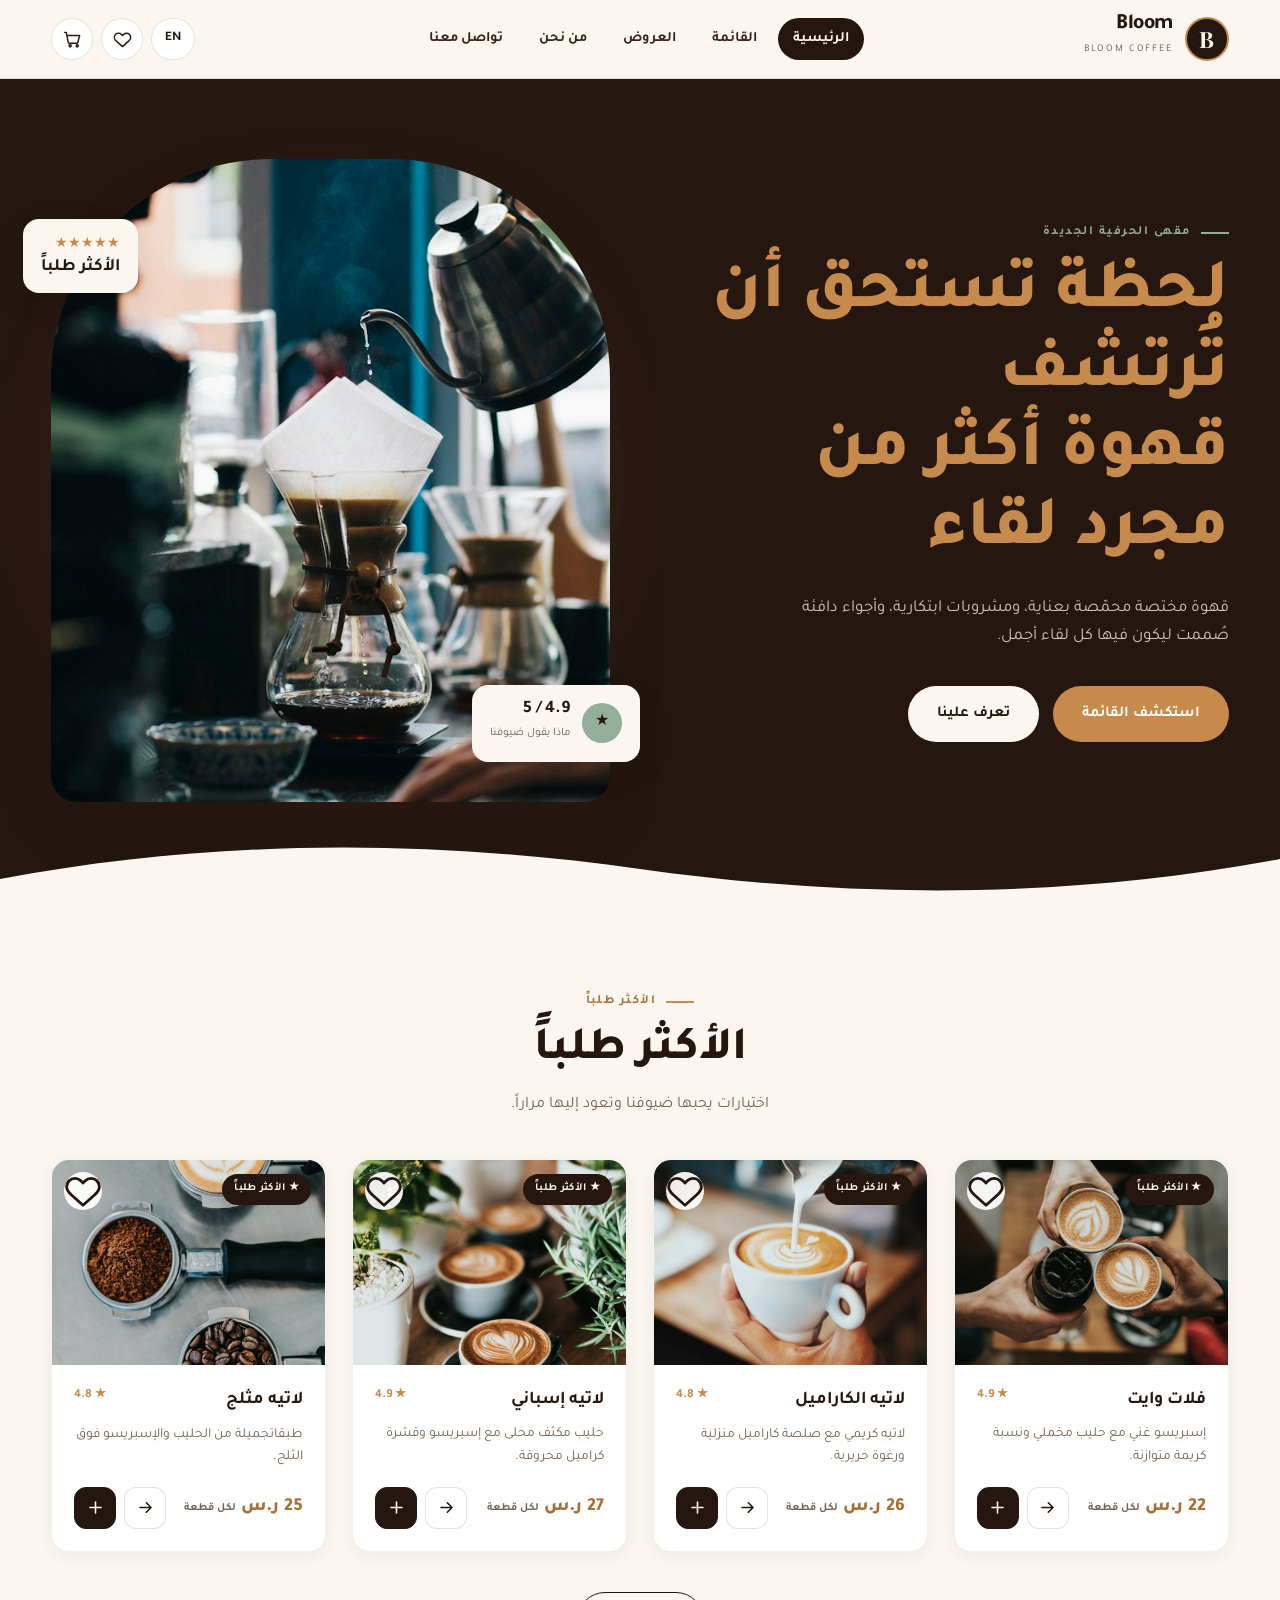
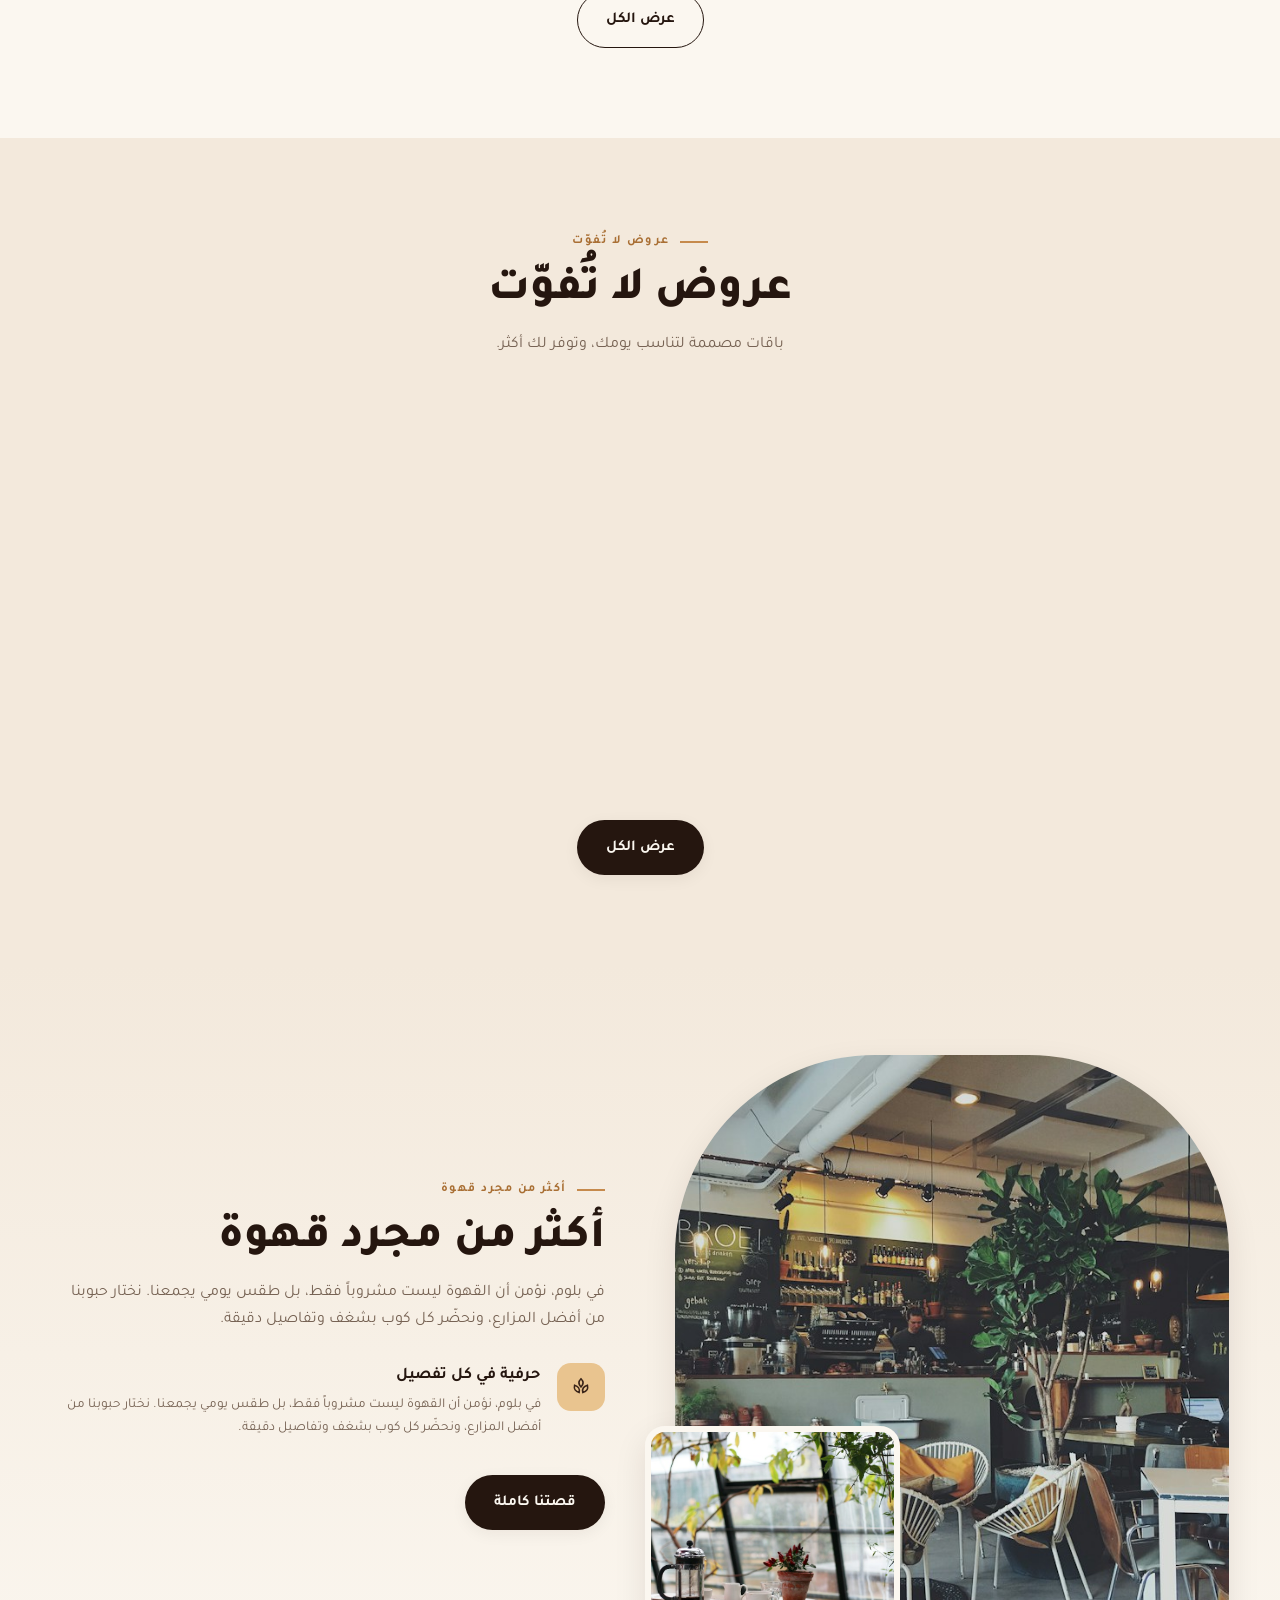
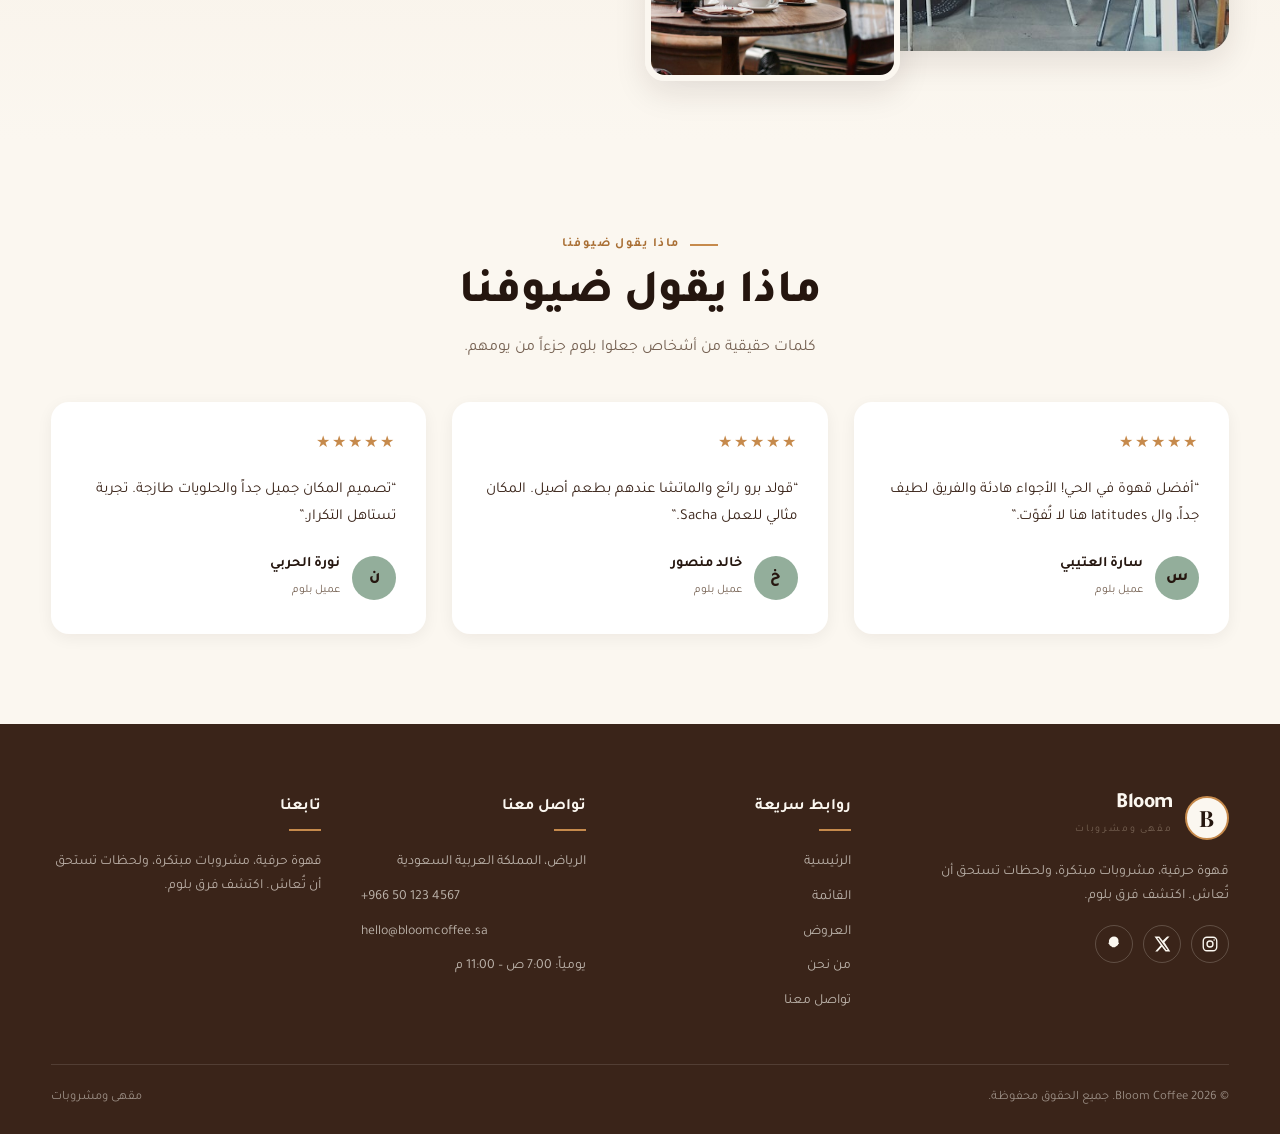
<file: index.html>
<!DOCTYPE html>
<html lang="ar" dir="rtl">
<head>
  <meta charset="UTF-8">
  <meta name="viewport" content="width=device-width, initial-scale=1.0">
  <meta name="description" content="بلوم كوفي — مقهى ومشروبات، قهوة مختصة وحلويات طازجة في الرياض.">
  <title>بلوم كوفي | Bloom Coffee</title>
  <link rel="stylesheet" href="css/styles.css">
</head>
<body data-page="home">

  <!-- ============ HEADER ============ -->
  <header class="site-header" id="site-header">
    <div class="container nav-wrap">
      <a href="index.html" class="brand">
        <div class="brand-mark">B</div>
        <div class="brand-text"><strong>Bloom</strong><span>Bloom Coffee</span></div>
      </a>
      <nav class="nav-links">
        <a href="index.html" data-nav="index.html" data-i18n="nav_home">الرئيسية</a>
        <a href="menu.html" data-nav="menu.html" data-i18n="nav_menu">القائمة</a>
        <a href="offers.html" data-nav="offers.html" data-i18n="nav_offers">العروض</a>
        <a href="about.html" data-nav="about.html" data-i18n="nav_about">من نحن</a>
        <a href="contact.html" data-nav="contact.html" data-i18n="nav_contact">تواصل معنا</a>
      </nav>
      <div class="nav-actions">
        <button class="icon-btn lang-btn" data-lang-toggle title="Switch language">EN</button>
        <button class="icon-btn" id="open-wish" title="Wishlist" aria-label="Wishlist">
          <svg viewBox="0 0 24 24" fill="none" stroke="currentColor" stroke-width="1.8" stroke-linecap="round" stroke-linejoin="round"><path d="M20.8 5.6a5.2 5.2 0 0 0-7.4 0L12 7l-1.4-1.4a5.2 5.2 0 0 0-7.4 7.4l1.4 1.4L12 21l7.4-6.6 1.4-1.4a5.2 5.2 0 0 0 0-7.4Z"/></svg>
          <span class="badge" id="wish-badge" style="display:none">0</span>
        </button>
        <button class="icon-btn" id="open-cart" title="Cart" aria-label="Cart">
          <svg viewBox="0 0 24 24" fill="none" stroke="currentColor" stroke-width="1.8" stroke-linecap="round" stroke-linejoin="round"><circle cx="9" cy="20" r="1.4"/><circle cx="18" cy="20" r="1.4"/><path d="M2 3h2.2l2.3 12.2a2 2 0 0 0 2 1.6h8.4a2 2 0 0 0 2-1.6L21 7H5.2"/></svg>
          <span class="badge" id="cart-badge" style="display:none">0</span>
        </button>
        <button class="icon-btn hamburger" id="hamburger" aria-label="Menu">
          <svg viewBox="0 0 24 24" fill="none" stroke="currentColor" stroke-width="2" stroke-linecap="round"><path d="M4 7h16M4 12h16M4 17h16"/></svg>
        </button>
      </div>
    </div>
  </header>

  <!-- ============ HERO ============ -->
  <section class="hero">
    <div class="container hero-inner">
      <div class="hero-content reveal">
        <span class="eyebrow" data-i18n="heroBadge">مقهى الحرفية الجديدة</span>
        <h1 class="display"><span data-i18n="heroTitleA">لحظتك المثالية</span><span data-i18n="heroTitleB">تبدأ هنا</span></h1>
        <p data-i18n="heroDesc">قهوة مختصة محمّصة بعناية، ومشروبات ابتكارية، وأجواء دافئة صُممت لتكون فيها لحظتك هادئة ومليئة بالإلهام.</p>
        <div class="hero-buttons">
          <a href="menu.html" class="btn btn-accent" data-i18n="heroCta">تصفح قائمة المشروبات</a>
          <a href="about.html" class="btn btn-light" data-i18n="heroSecondary">تعرف علينا</a>
        </div>
      </div>
      <div class="hero-visual reveal">
        <div class="hero-img-wrap">
          <img src="assets/images/photo-1442512595331-e89e73853f31.jpg" alt="Signature coffee at Bloom">
        </div>
        <div class="hero-float one">
          <div class="fav-bubble">★</div>
          <div><strong>4.9 / 5</strong><small data-i18n="reviewsTitle">ماذا يقول ضيوفنا</small></div>
        </div>
        <div class="hero-float two">
          <div><div class="stars-mini">★★★★★</div><strong data-i18n="bestSellers">الأكثر طلباً</strong></div>
        </div>
      </div>
    </div>
    <div class="hero-shape"><svg viewBox="0 0 1440 60" preserveAspectRatio="none"><path fill="currentColor" d="M0,40 C240,0 480,0 720,30 C960,60 1200,60 1440,20 L1440,60 L0,60 Z"/></svg></div>
  </section>

  <!-- ============ BEST SELLERS ============ -->
  <section class="section">
    <div class="container">
      <div class="section-head reveal">
        <span class="eyebrow" data-i18n="bestSellers">الأكثر طلباً</span>
        <h2 class="section-title display" data-i18n="bestSellers">الأكثر طلباً</h2>
        <p class="section-desc" data-i18n="bestDesc">اختيارات يحبها ضيوفنا وتعود إليها مراراً.</p>
      </div>
      <div class="grid grid-4" id="best-grid"></div>
      <div style="text-align:center;margin-top:40px" class="reveal">
        <a href="menu.html" class="btn btn-outline" data-i18n="viewAll">عرض الكل</a>
      </div>
    </div>
  </section>

  <!-- ============ OFFERS ============ -->
  <section class="section alt">
    <div class="container">
      <div class="section-head reveal">
        <span class="eyebrow" data-i18n="offersTitle">عروض لا تُفوّت</span>
        <h2 class="section-title display" data-i18n="offersTitle">عروض لا تُفوّت</h2>
        <p class="section-desc" data-i18n="offersDesc">باقات مصممة لتناسب يومك، وتوفر لك أكثر.</p>
      </div>
      <div class="grid grid-3" id="home-offers-grid"></div>
      <div style="text-align:center;margin-top:40px" class="reveal">
        <a href="offers.html" class="btn btn-primary" data-i18n="viewAll">عرض الكل</a>
      </div>
    </div>
  </section>

  <!-- ============ ABOUT MINI ============ -->
  <section class="section tint">
    <div class="container about-split">
      <div class="about-images reveal">
        <img class="main-img" src="assets/images/photo-1554118811-1e0d58224f24.jpg" alt="Bloom Café interior">
        <img class="small-img" src="assets/images/photo-1445116572660-236099ec97a0.jpg" alt="Coffee preparation">
      </div>
      <div class="reveal">
        <span class="eyebrow" data-i18n="aboutMiniTitle">أكثر من مجرد قهوة</span>
        <h2 class="section-title display" data-i18n="aboutMiniTitle">أكثر من مجرد قهوة</h2>
        <p class="section-desc" data-i18n="aboutMiniDesc">في بلوم، نؤمن أن القهوة ليست مشروباً فقط، بل طقس يومي يجمعنا. نختار حبوبنا من أفضل المزارع، ونحضّر كل كوب بشغف وتفاصيل دقيقة.</p>
        <div class="feature-row">
          <div class="feature-icon"><svg viewBox="0 0 24 24" fill="none" stroke="currentColor" stroke-width="1.7"><path d="M12 3c3 3 3 6 0 9-3-3-3-6 0-9ZM5 10c4 1 6 4 5 8-4-1-6-4-5-8Zm14 0c-4 1-6 4-5 8 4-1 6-4 5-8Z"/></svg></div>
          <div><h4 data-i18n="story2Title">حرفية في كل تفصيل</h4><p data-i18n="aboutMiniDesc">نختار حبوبنا من أفضل المزارع.</p></div>
        </div>
        <a href="about.html" class="btn btn-primary" style="margin-top:14px" data-i18n="aboutLink">قصتنا كاملة</a>
      </div>
    </div>
  </section>

  <!-- ============ REVIEWS ============ -->
  <section class="section">
    <div class="container">
      <div class="section-head reveal">
        <span class="eyebrow" data-i18n="reviewsTitle">ماذا يقول ضيوفنا</span>
        <h2 class="section-title display" data-i18n="reviewsTitle">ماذا يقول ضيوفنا</h2>
        <p class="section-desc" data-i18n="reviewsDesc">كلمات حقيقية من أشخاص جعلوا بلوم جزءاً من يومهم.</p>
      </div>
      <div class="grid grid-3" id="reviews-grid"></div>
    </div>
  </section>

  <!-- ============ FOOTER ============ -->
  <footer class="site-footer">
    <div class="container">
      <div class="footer-grid">
        <div class="footer-brand">
          <a href="index.html" class="brand"><div class="brand-mark">B</div><div class="brand-text"><strong>Bloom</strong><span data-i18n="brandSub">مقهى ومشروبات</span></div></a>
          <p data-i18n="footerDesc">قهوة حرفية، مشروبات مبتكرة، ولحظات تستحق أن تُعاش.</p>
          <div class="footer-social">
            <a href="https://instagram.com" target="_blank" rel="noopener" aria-label="Instagram"><svg width="18" height="18" viewBox="0 0 24 24" fill="none" stroke="currentColor" stroke-width="1.8"><rect x="3" y="3" width="18" height="18" rx="5"/><circle cx="12" cy="12" r="4"/><circle cx="17.5" cy="6.5" r="1" fill="currentColor" stroke="none"/></svg></a>
            <a href="https://x.com" target="_blank" rel="noopener" aria-label="X"><svg width="18" height="18" viewBox="0 0 24 24" fill="currentColor"><path d="M18.9 2H22l-6.8 7.8L23 22h-6.3l-4.9-6.4L6.1 22H3l7.3-8.3L2 2h6.5l4.4 5.8L18.9 2Zm-1.1 18h1.7L7.5 3.9H5.7L17.8 20Z"/></svg></a>
            <a href="https://snapchat.com" target="_blank" rel="noopener" aria-label="Snapchat"><svg width="18" height="18" viewBox="0 0 24 24" fill="currentColor"><path d="M12 2c3.5 0 6 2.4 6 5.8 0 .7-.1 1.4-.3 2 .5.3 1 .7 1 1.2 0 .5-.4.8-1 .9-.2 1.2-.9 1.8-1.7 2.3-.6.4-1.2.6-1.7 1.2-.3.4-.5.9-1.1.9H10c-.6 0-.8-.5-1.1-.9-.5-.6-1.1-.8-1.7-1.2-.8-.5-1.5-1.1-1.7-2.3-.6-.1-1-.4-1-.9 0-.5.5-.9 1-1.2-.2-.6-.3-1.3-.3-2C6 4.4 8.5 2 12 2Z"/></svg></a>
          </div>
        </div>
        <div class="footer-col">
          <h4 data-i18n="footerQuick">روابط سريعة</h4>
          <ul>
            <li><a href="index.html" data-i18n="nav_home">الرئيسية</a></li>
            <li><a href="menu.html" data-i18n="nav_menu">القائمة</a></li>
            <li><a href="offers.html" data-i18n="nav_offers">العروض</a></li>
            <li><a href="about.html" data-i18n="nav_about">من نحن</a></li>
            <li><a href="contact.html" data-i18n="nav_contact">تواصل معنا</a></li>
          </ul>
        </div>
        <div class="footer-col">
          <h4 data-i18n="footerContact">تواصل معنا</h4>
          <ul>
            <li data-i18n="address">الرياض، المملكة العربية السعودية</li>
            <li dir="ltr" style="text-align:start">+966 50 123 4567</li>
            <li dir="ltr" style="text-align:start">hello@bloomcoffee.sa</li>
            <li data-i18n="hours">يومياً: 7:00 ص – 11:00 م</li>
          </ul>
        </div>
        <div class="footer-col">
          <h4 data-i18n="footerSocial">تابعنا</h4>
          <p style="color:rgba(253,248,240,.65);font-size:.87rem" data-i18n="footerDesc">قهوة حرفية، مشروبات مبتكرة، ولحظات تستحق أن تُعاش.</p>
        </div>
      </div>
      <div class="footer-bottom">
        <span>© 2026 Bloom Coffee. <span data-i18n="rights">جميع الحقوق محفوظة.</span></span>
        <span data-i18n="brandSub">مقهى ومشروبات</span>
      </div>
    </div>
  </footer>

  <!-- ============ OVERLAYS ============ -->
  <div class="mobile-menu" id="mobile-menu">
    <div class="mobile-overlay" id="mobile-overlay"></div>
    <div class="mobile-panel">
      <a href="index.html" class="brand"><div class="brand-mark">B</div><div class="brand-text"><strong>Bloom</strong></div></a>
      <a class="nav-links-item" href="index.html" data-i18n="nav_home">الرئيسية</a>
      <a class="nav-links-item" href="menu.html" data-i18n="nav_menu">القائمة</a>
      <a class="nav-links-item" href="offers.html" data-i18n="nav_offers">العروض</a>
      <a class="nav-links-item" href="about.html" data-i18n="nav_about">من نحن</a>
      <a class="nav-links-item" href="contact.html" data-i18n="nav_contact">تواصل معنا</a>
      <button class="btn btn-primary close-mobile" id="close-mobile" data-i18n="close">إغلاق</button>
    </div>
  </div>

  <div class="drawer-root" id="drawer-root">
    <div class="drawer-overlay" id="drawer-overlay"></div>
    <div class="drawer">
      <div class="drawer-head"><h3 id="drawer-title">سلة المشتريات</h3><button class="icon-btn" id="drawer-close">✕</button></div>
      <div class="drawer-body" id="cart-items"></div>
      <div class="drawer-body" id="wishlist-items" style="display:none"></div>
      <div class="drawer-foot" id="cart-foot"></div>
    </div>
  </div>

  <div class="modal-root" id="offer-modal">
    <div class="modal-overlay"></div>
    <div class="modal-box">
      <button class="modal-close" id="modal-close">✕</button>
      <img id="offer-img" src="assets/images/photo-1445116572660-236099ec97a0.jpg" alt="">
      <div class="modal-content">
        <h3 id="offer-modal-title"></h3>
        <p id="offer-modal-desc"></p>
        <div id="offer-modal-details" style="color:var(--muted);margin-bottom:18px"></div>
        <div class="offer-price" id="offer-modal-price" style="font-size:1.4rem;font-weight:800;color:var(--caramel-dark);margin-bottom:20px"></div>
        <button class="btn btn-accent btn-block" id="offer-add"></button>
      </div>
    </div>
  </div>

  <div class="toast-stack" id="toast-stack"></div>

  <script src="js/data.js"></script>
  <script src="js/app.js"></script>
</body>
</html>
</file>
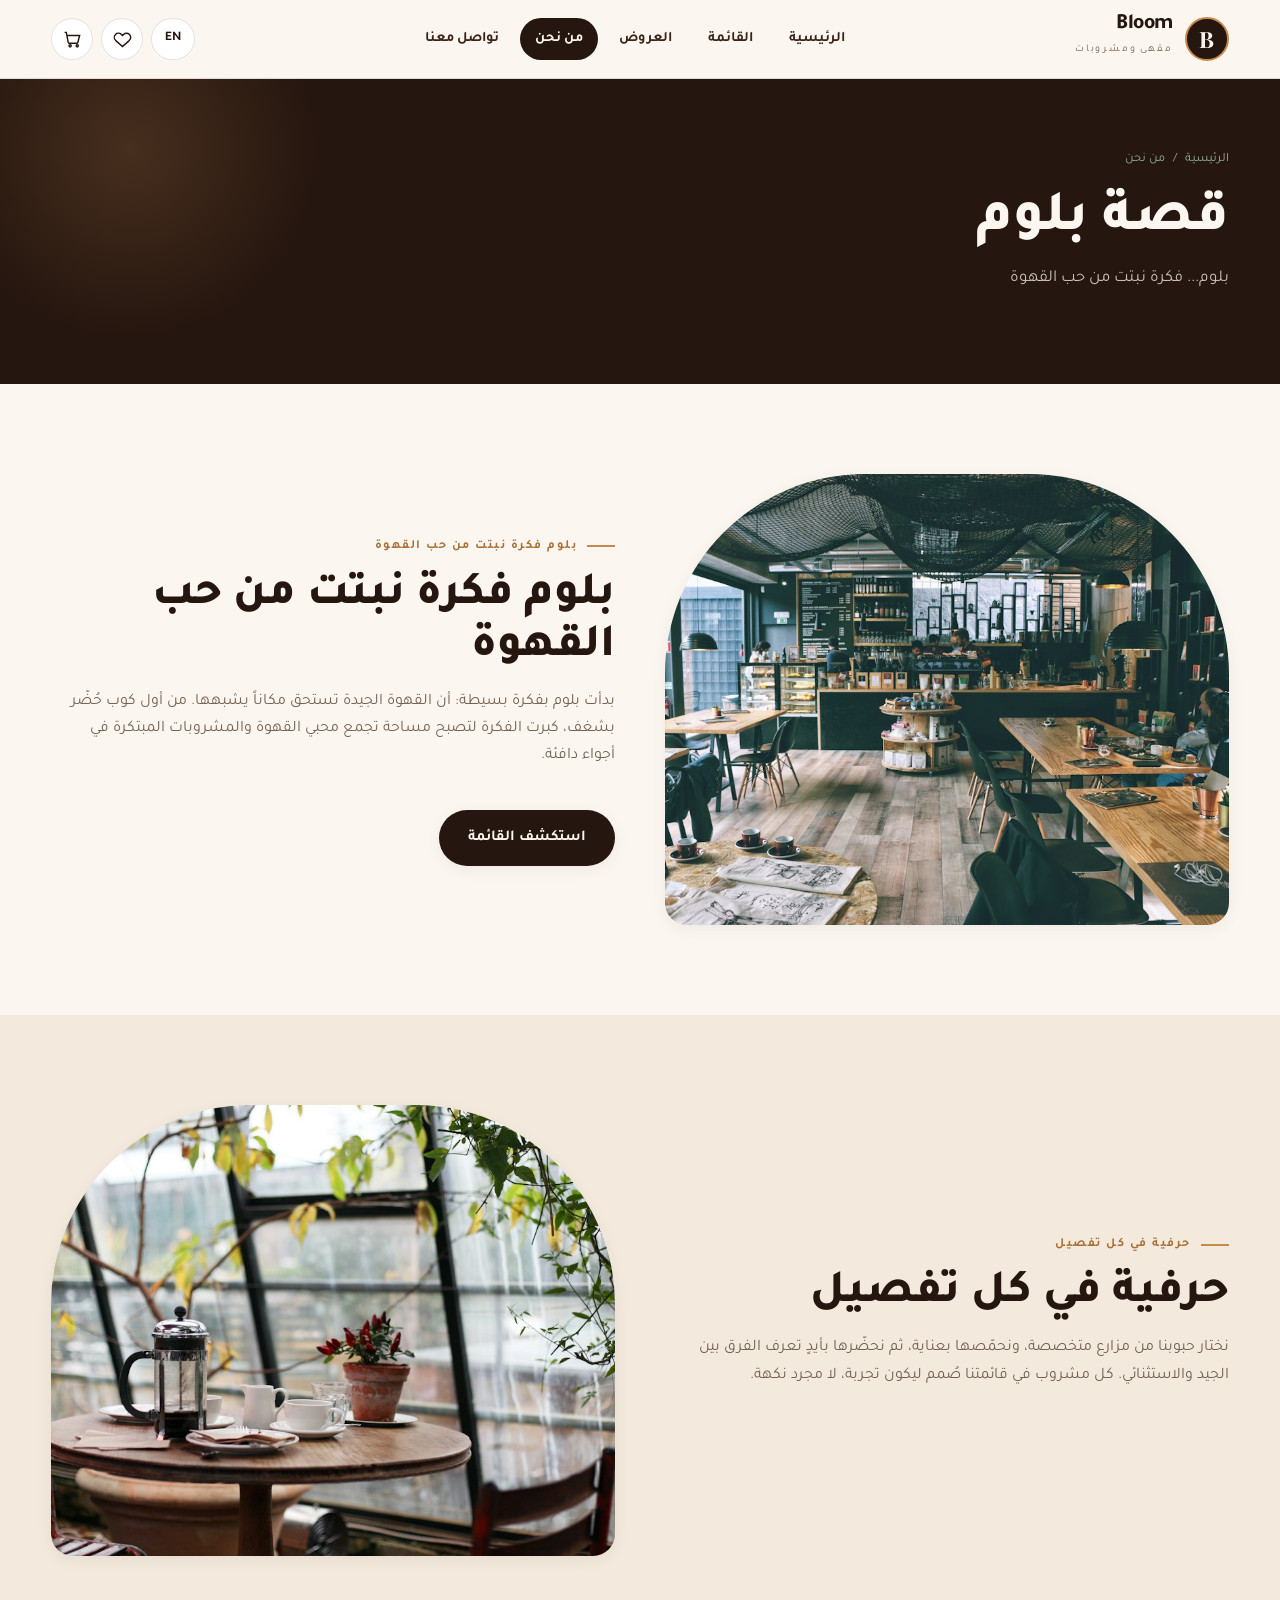
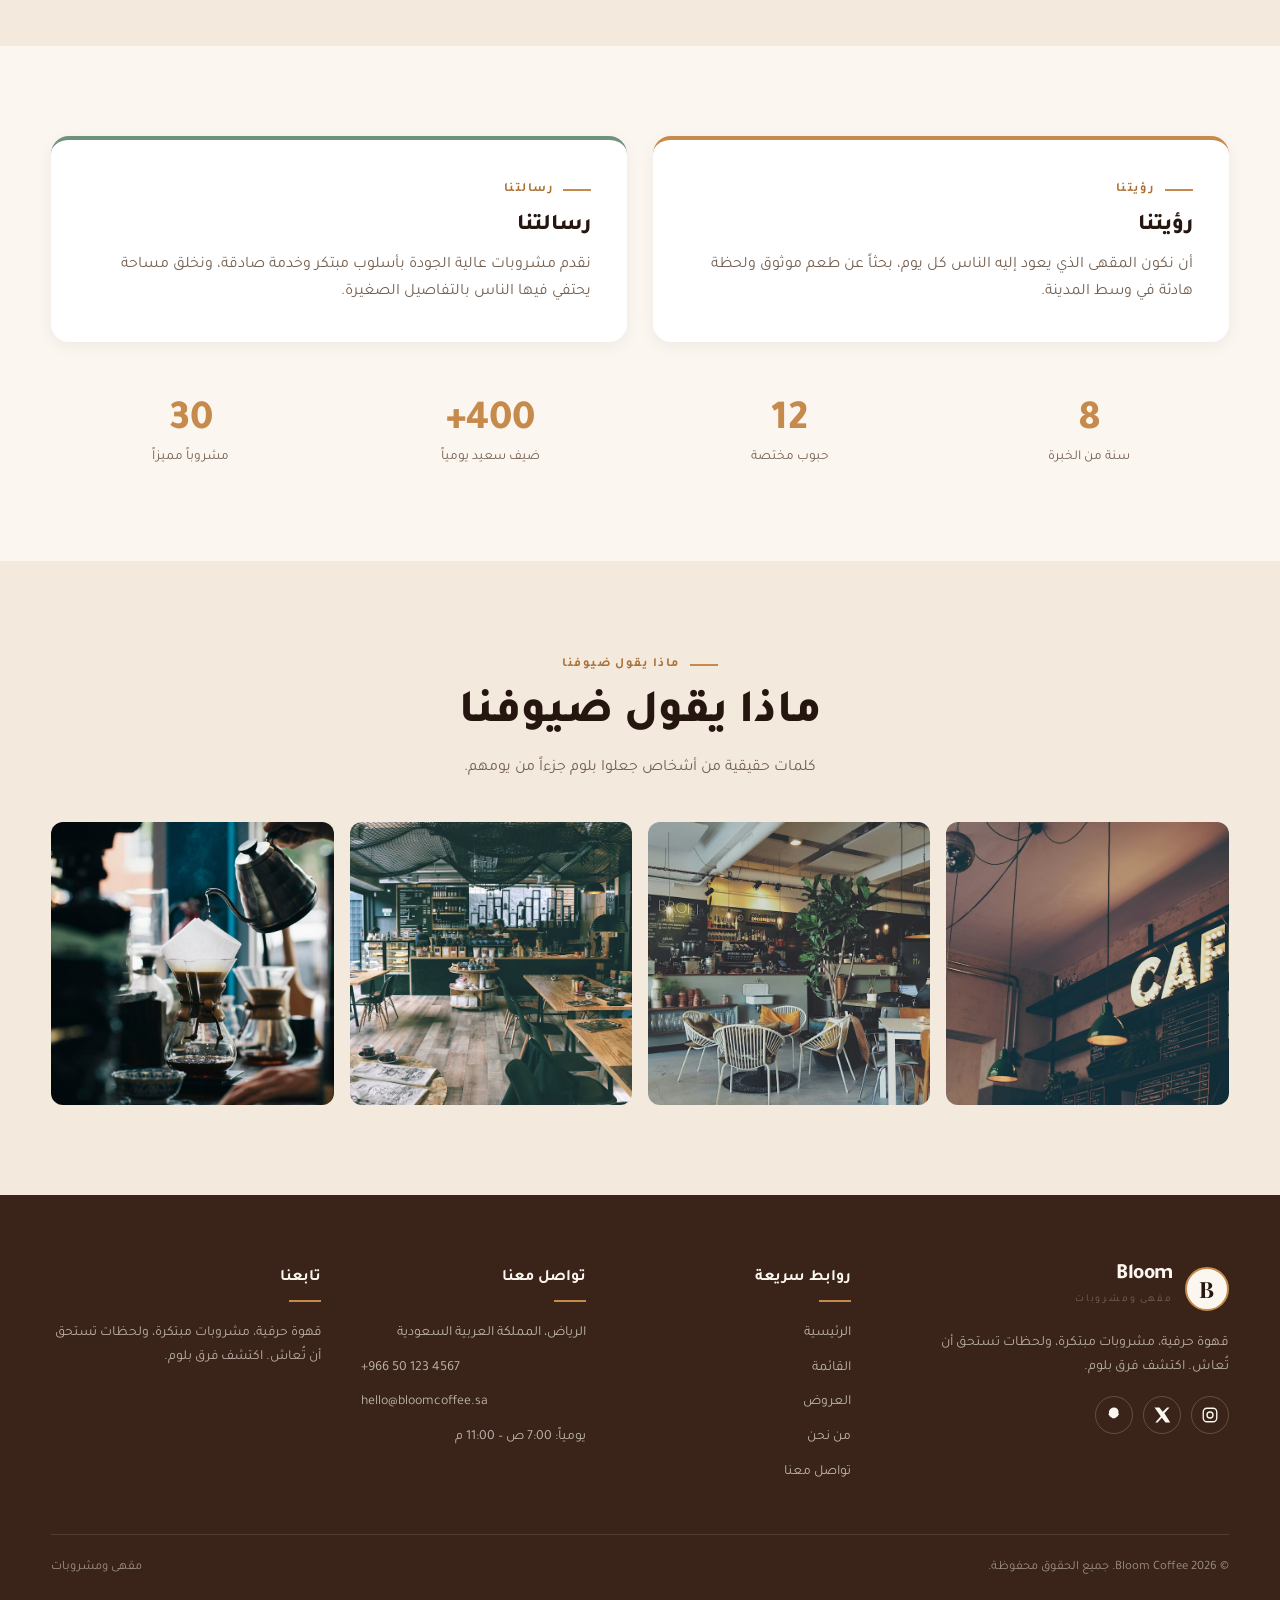
<file: about.html>
<!DOCTYPE html>
<html lang="ar" dir="rtl">
<head>
  <meta charset="UTF-8">
  <meta name="viewport" content="width=device-width, initial-scale=1.0">
  <meta name="description" content="قصة بلوم كوفي ورؤيتنا ورسالتنا.">
  <title>من نحن | Bloom Coffee</title>
  <link rel="stylesheet" href="css/styles.css">
</head>
<body data-page="about">

  <header class="site-header" id="site-header">
    <div class="container nav-wrap">
      <a href="index.html" class="brand"><div class="brand-mark">B</div><div class="brand-text"><strong>Bloom</strong><span data-i18n="brandSub">مقهى ومشروبات</span></div></a>
      <nav class="nav-links">
        <a href="index.html" data-nav="index.html" data-i18n="nav_home">الرئيسية</a>
        <a href="menu.html" data-nav="menu.html" data-i18n="nav_menu">القائمة</a>
        <a href="offers.html" data-nav="offers.html" data-i18n="nav_offers">العروض</a>
        <a href="about.html" data-nav="about.html" data-i18n="nav_about">من نحن</a>
        <a href="contact.html" data-nav="contact.html" data-i18n="nav_contact">تواصل معنا</a>
      </nav>
      <div class="nav-actions">
        <button class="icon-btn lang-btn" data-lang-toggle title="Switch language">EN</button>
        <button class="icon-btn" id="open-wish" aria-label="Wishlist"><svg viewBox="0 0 24 24" fill="none" stroke="currentColor" stroke-width="1.8"><path d="M20.8 5.6a5.2 5.2 0 0 0-7.4 0L12 7l-1.4-1.4a5.2 5.2 0 0 0-7.4 7.4l1.4 1.4L12 21l7.4-6.6 1.4-1.4a5.2 5.2 0 0 0 0-7.4Z"/></svg><span class="badge" id="wish-badge" style="display:none">0</span></button>
        <button class="icon-btn" id="open-cart" aria-label="Cart"><svg viewBox="0 0 24 24" fill="none" stroke="currentColor" stroke-width="1.8"><circle cx="9" cy="20" r="1.4"/><circle cx="18" cy="20" r="1.4"/><path d="M2 3h2.2l2.3 12.2a2 2 0 0 0 2 1.6h8.4a2 2 0 0 0 2-1.6L21 7H5.2"/></svg><span class="badge" id="cart-badge" style="display:none">0</span></button>
        <button class="icon-btn hamburger" id="hamburger" aria-label="Menu"><svg viewBox="0 0 24 24" fill="none" stroke="currentColor" stroke-width="2"><path d="M4 7h16M4 12h16M4 17h16"/></svg></button>
      </div>
    </div>
  </header>

  <section class="page-hero">
    <div class="container">
      <div class="breadcrumb"><a href="index.html" data-i18n="nav_home">الرئيسية</a> / <span data-i18n="nav_about">من نحن</span></div>
      <h1 class="display" data-i18n="aboutPageTitle">قصة بلوم</h1>
      <p data-i18n="aboutPageTitle2">كل كوب له حكاية</p>
    </div>
  </section>

  <section class="section">
    <div class="container story-grid">
      <div class="story-visual reveal"><img src="assets/images/photo-1521017432531-fbd92d768814.jpg" alt="Our story"></div>
      <div class="reveal">
        <span class="eyebrow" data-i18n="story1Title">بداية الفكرة</span>
        <h2 class="section-title display" data-i18n="story1Title">بداية الفكرة</h2>
        <p class="section-desc" data-i18n="story1Text">بدأت بلوم بفكرة بسيطة: أن القهوة الجيدة تستحق أن تُقدَّم في مكان يشعر فيه الجميع بالراحة والإلهام.</p>
        <a href="menu.html" class="btn btn-primary" data-i18n="exploreMenu">استكشف القائمة</a>
      </div>
    </div>
  </section>

  <section class="section alt">
    <div class="container story-grid reverse">
      <div class="story-visual reveal"><img src="assets/images/photo-1445116572660-236099ec97a0.jpg" alt="Our craft"></div>
      <div class="reveal">
        <span class="eyebrow" data-i18n="story2Title">حرفية في كل تفصيل</span>
        <h2 class="section-title display" data-i18n="story2Title">حرفية في كل تفصيل</h2>
        <p class="section-desc" data-i18n="story2Text">نختار حبوبنا من مزارع متخصصة، ونحمّصها بعناية، ثم نحضّرها بأيدٍ تعرف الفرق بين الجيد والاستثنائي.</p>
      </div>
    </div>
  </section>

  <section class="section">
    <div class="container">
      <div class="vision-grid">
        <div class="vision-card reveal"><span class="eyebrow" data-i18n="visionTitle">رؤيتنا</span><h3 class="display" data-i18n="visionTitle">رؤيتنا</h3><p data-i18n="visionText">أن نكون المقهى الذي يعود إليه الناس كل يوم، بحثاً عن طعم موثوق ولحظة هادئة في وسط المدينة.</p></div>
        <div class="vision-card sage reveal"><span class="eyebrow" data-i18n="missionTitle">رسالتنا</span><h3 class="display" data-i18n="missionTitle">رسالتنا</h3><p data-i18n="missionText">نقدم مشروبات عالية الجودة بأسلوب مبتكر وخدمة صادقة، ونخلق مساحة يحتفي فيها الناس بالتفاصيل الصغيرة.</p></div>
      </div>
      <div class="stats-grid" style="margin-top:60px">
        <div class="stat-item reveal"><strong>8</strong><span data-i18n="stats1">سنة من الخبرة</span></div>
        <div class="stat-item reveal"><strong>12</strong><span data-i18n="stats2">حبوب مختصة</span></div>
        <div class="stat-item reveal"><strong>400+</strong><span data-i18n="stats3">ضيف سعيد يومياً</span></div>
        <div class="stat-item reveal"><strong>30</strong><span data-i18n="stats4">مشروباً مميزاً</span></div>
      </div>
    </div>
  </section>

  <section class="section alt">
    <div class="container">
      <div class="section-head reveal"><span class="eyebrow" data-i18n="reviewsTitle">ماذا يقول ضيوفنا</span><h2 class="section-title display" data-i18n="reviewsTitle">ماذا يقول ضيوفنا</h2><p class="section-desc" data-i18n="reviewsDesc">كلمات حقيقية من أشخاص جعلوا بلوم جزءاً من يومهم.</p></div>
      <div class="gallery-grid reveal">
        <img src="assets/images/photo-1501339847302-ac426a4a7cbb.jpg" alt="Café atmosphere">
        <img src="assets/images/photo-1554118811-1e0d58224f24.jpg" alt="Café interior">
        <img src="assets/images/photo-1521017432531-fbd92d768814.jpg" alt="Guests enjoying">
        <img src="assets/images/photo-1442512595331-e89e73853f31.jpg" alt="Coffee art">
      </div>
    </div>
  </section>

  <footer class="site-footer">
    <div class="container">
      <div class="footer-grid">
        <div class="footer-brand"><a href="index.html" class="brand"><div class="brand-mark">B</div><div class="brand-text"><strong>Bloom</strong><span data-i18n="brandSub">مقهى ومشروبات</span></div></a><p data-i18n="footerDesc">قهوة حرفية، مشروبات مبتكرة، ولحظات تستحق أن تُعاش.</p>
          <div class="footer-social">
            <a href="https://instagram.com" target="_blank" rel="noopener" aria-label="Instagram"><svg width="18" height="18" viewBox="0 0 24 24" fill="none" stroke="currentColor" stroke-width="1.8"><rect x="3" y="3" width="18" height="18" rx="5"/><circle cx="12" cy="12" r="4"/></svg></a>
            <a href="https://x.com" target="_blank" rel="noopener" aria-label="X"><svg width="18" height="18" viewBox="0 0 24 24" fill="currentColor"><path d="M18.9 2H22l-6.8 7.8L23 22h-6.3l-4.9-6.4L6.1 22H3l7.3-8.3L2 2h6.5l4.4 5.8L18.9 2Z"/></svg></a>
            <a href="https://snapchat.com" target="_blank" rel="noopener" aria-label="Snapchat"><svg width="18" height="18" viewBox="0 0 24 24" fill="currentColor"><path d="M12 2c3.5 0 6 2.4 6 5.8 0 .7-.1 1.4-.3 2 .5.3 1 .7 1 1.2 0 .5-.4.8-1 .9-.2 1.2-.9 1.8-1.7 2.3-.6.4-1.2.6-1.7 1.2-.3.4-.5.9-1.1.9H10c-.6 0-.8-.5-1.1-.9-.5-.6-1.1-.8-1.7-1.2-.8-.5-1.5-1.1-1.7-2.3-.6-.1-1-.4-1-.9 0-.5.5-.9 1-1.2-.2-.6-.3-1.3-.3-2C6 4.4 8.5 2 12 2Z"/></svg></a>
          </div>
        </div>
        <div class="footer-col"><h4 data-i18n="footerQuick">روابط سريعة</h4><ul><li><a href="index.html" data-i18n="nav_home">الرئيسية</a></li><li><a href="menu.html" data-i18n="nav_menu">القائمة</a></li><li><a href="offers.html" data-i18n="nav_offers">العروض</a></li><li><a href="about.html" data-i18n="nav_about">من نحن</a></li><li><a href="contact.html" data-i18n="nav_contact">تواصل معنا</a></li></ul></div>
        <div class="footer-col"><h4 data-i18n="footerContact">تواصل معنا</h4><ul><li data-i18n="address">الرياض، المملكة العربية السعودية</li><li dir="ltr" style="text-align:start">+966 50 123 4567</li><li dir="ltr" style="text-align:start">hello@bloomcoffee.sa</li><li data-i18n="hours">يومياً: 7:00 ص – 11:00 م</li></ul></div>
        <div class="footer-col"><h4 data-i18n="footerSocial">تابعنا</h4><p style="color:rgba(253,248,240,.65);font-size:.87rem" data-i18n="footerDesc">قهوة حرفية، مشروبات مبتكرة، ولحظات تستحق أن تُعاش.</p></div>
      </div>
      <div class="footer-bottom"><span>© 2026 Bloom Coffee. <span data-i18n="rights">جميع الحقوق محفوظة.</span></span><span data-i18n="brandSub">مقهى ومشروبات</span></div>
    </div>
  </footer>

  <div class="mobile-menu" id="mobile-menu"><div class="mobile-overlay" id="mobile-overlay"></div><div class="mobile-panel">
    <a href="index.html" class="brand"><div class="brand-mark">B</div><div class="brand-text"><strong>Bloom</strong></div></a>
    <a class="nav-links-item" href="index.html" data-i18n="nav_home">الرئيسية</a><a class="nav-links-item" href="menu.html" data-i18n="nav_menu">القائمة</a><a class="nav-links-item" href="offers.html" data-i18n="nav_offers">العروض</a><a class="nav-links-item" href="about.html" data-i18n="nav_about">من نحن</a><a class="nav-links-item" href="contact.html" data-i18n="nav_contact">تواصل معنا</a>
    <button class="btn btn-primary close-mobile" id="close-mobile" data-i18n="close">إغلاق</button>
  </div></div>

  <div class="drawer-root" id="drawer-root"><div class="drawer-overlay" id="drawer-overlay"></div><div class="drawer">
    <div class="drawer-head"><h3 id="drawer-title">سلة المشتريات</h3><button class="icon-btn" id="drawer-close">✕</button></div>
    <div class="drawer-body" id="cart-items"></div><div class="drawer-body" id="wishlist-items" style="display:none"></div><div class="drawer-foot" id="cart-foot"></div>
  </div></div>

  <div class="modal-root" id="offer-modal"><div class="modal-overlay"></div><div class="modal-box">
    <button class="modal-close" id="modal-close">✕</button><img id="offer-img" src="assets/images/photo-1445116572660-236099ec97a0.jpg" alt=""><div class="modal-content">
    <h3 id="offer-modal-title"></h3><p id="offer-modal-desc"></p><div id="offer-modal-details" style="color:var(--muted);margin-bottom:18px"></div>
    <div class="offer-price" id="offer-modal-price" style="font-size:1.4rem;font-weight:800;color:var(--caramel-dark);margin-bottom:20px"></div>
    <button class="btn btn-accent btn-block" id="offer-add"></button>
  </div></div></div>

  <div class="toast-stack" id="toast-stack"></div>
  <script src="js/data.js"></script><script src="js/app.js"></script>
</body>
</html>
</file>
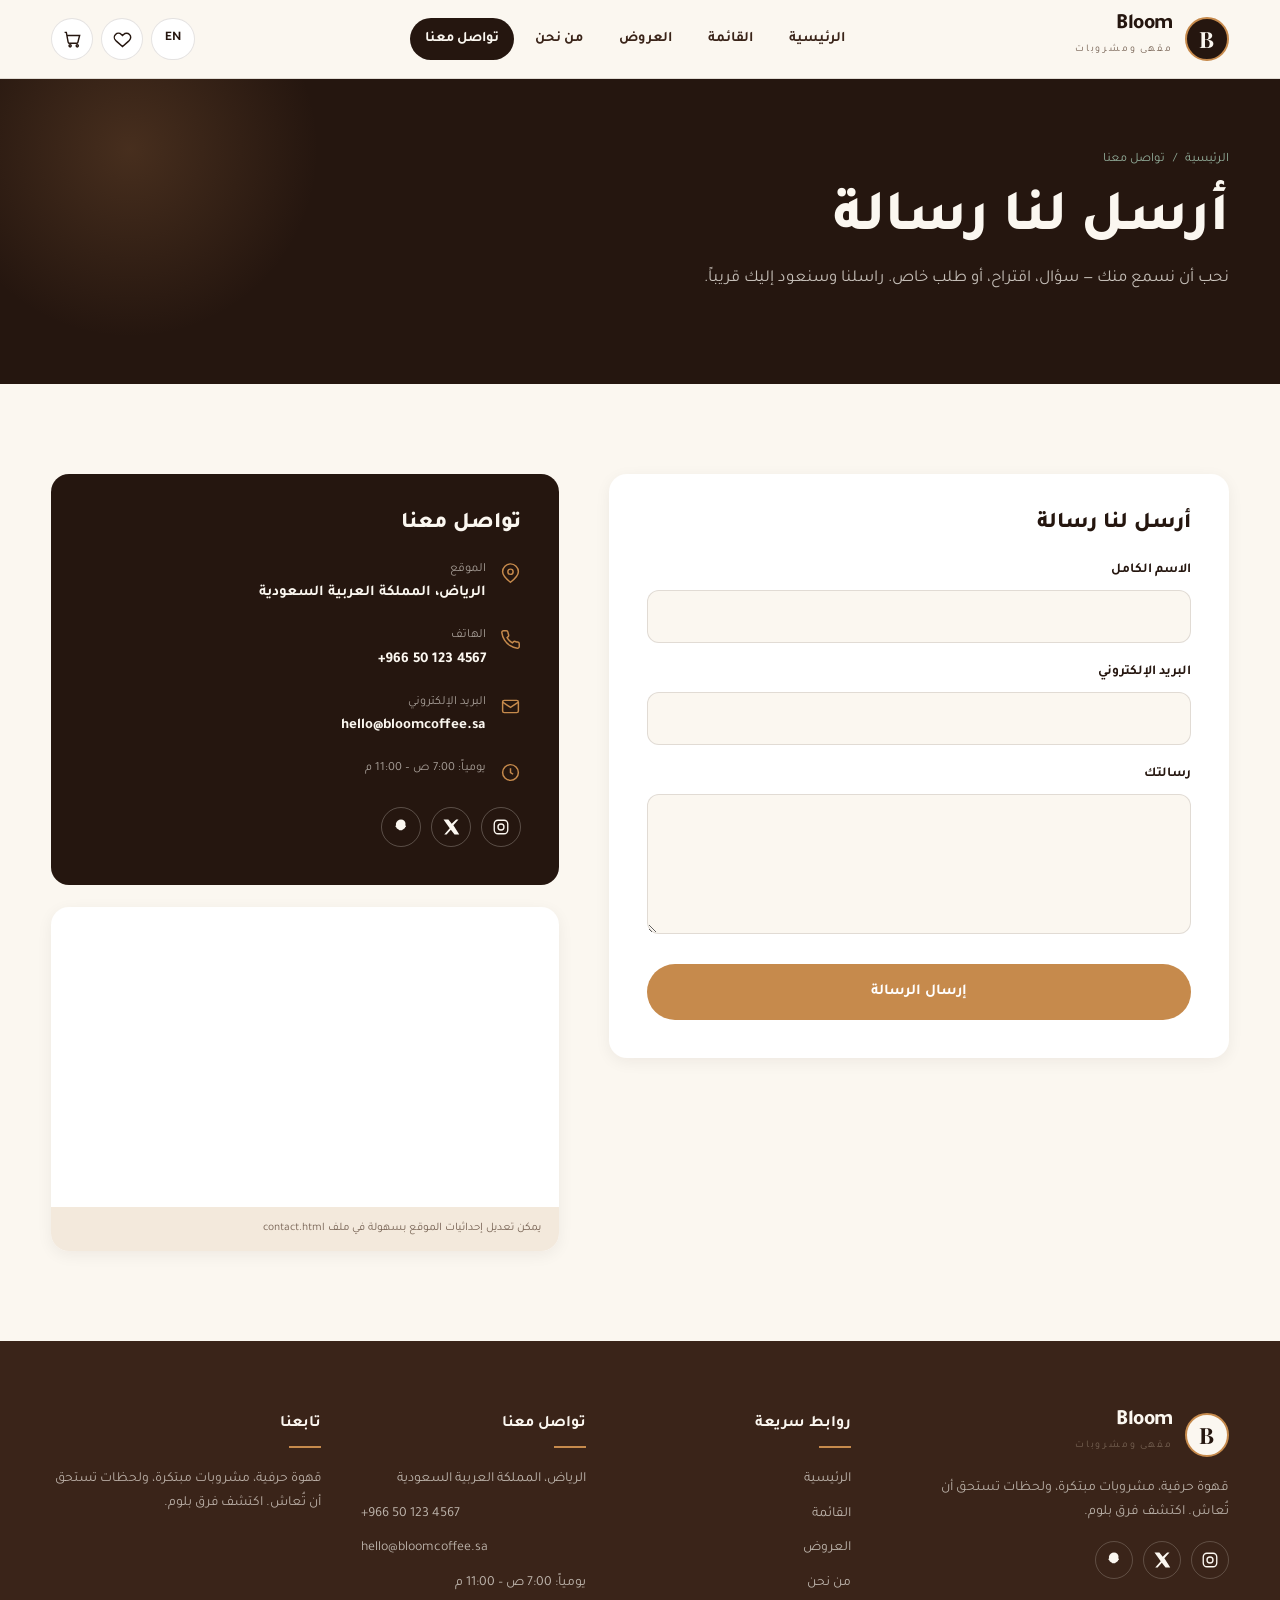
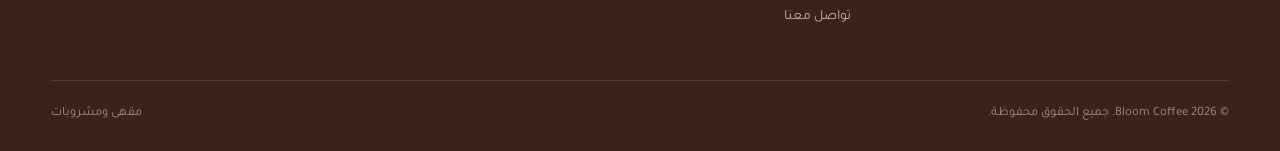
<file: contact.html>
<!DOCTYPE html>
<html lang="ar" dir="rtl">
<head>
  <meta charset="UTF-8">
  <meta name="viewport" content="width=device-width, initial-scale=1.0">
  <meta name="description" content="تواصل مع بلوم كوفي — نموذج تواصل وموقع المقهى.">
  <title>تواصل معنا | Bloom Coffee</title>
  <link rel="stylesheet" href="css/styles.css">
</head>
<body data-page="contact">

  <header class="site-header" id="site-header">
    <div class="container nav-wrap">
      <a href="index.html" class="brand"><div class="brand-mark">B</div><div class="brand-text"><strong>Bloom</strong><span data-i18n="brandSub">مقهى ومشروبات</span></div></a>
      <nav class="nav-links">
        <a href="index.html" data-nav="index.html" data-i18n="nav_home">الرئيسية</a>
        <a href="menu.html" data-nav="menu.html" data-i18n="nav_menu">القائمة</a>
        <a href="offers.html" data-nav="offers.html" data-i18n="nav_offers">العروض</a>
        <a href="about.html" data-nav="about.html" data-i18n="nav_about">من نحن</a>
        <a href="contact.html" data-nav="contact.html" data-i18n="nav_contact">تواصل معنا</a>
      </nav>
      <div class="nav-actions">
        <button class="icon-btn lang-btn" data-lang-toggle title="Switch language">EN</button>
        <button class="icon-btn" id="open-wish" aria-label="Wishlist"><svg viewBox="0 0 24 24" fill="none" stroke="currentColor" stroke-width="1.8"><path d="M20.8 5.6a5.2 5.2 0 0 0-7.4 0L12 7l-1.4-1.4a5.2 5.2 0 0 0-7.4 7.4l1.4 1.4L12 21l7.4-6.6 1.4-1.4a5.2 5.2 0 0 0 0-7.4Z"/></svg><span class="badge" id="wish-badge" style="display:none">0</span></button>
        <button class="icon-btn" id="open-cart" aria-label="Cart"><svg viewBox="0 0 24 24" fill="none" stroke="currentColor" stroke-width="1.8"><circle cx="9" cy="20" r="1.4"/><circle cx="18" cy="20" r="1.4"/><path d="M2 3h2.2l2.3 12.2a2 2 0 0 0 2 1.6h8.4a2 2 0 0 0 2-1.6L21 7H5.2"/></svg><span class="badge" id="cart-badge" style="display:none">0</span></button>
        <button class="icon-btn hamburger" id="hamburger" aria-label="Menu"><svg viewBox="0 0 24 24" fill="none" stroke="currentColor" stroke-width="2"><path d="M4 7h16M4 12h16M4 17h16"/></svg></button>
      </div>
    </div>
  </header>

  <section class="page-hero">
    <div class="container">
      <div class="breadcrumb"><a href="index.html" data-i18n="nav_home">الرئيسية</a> / <span data-i18n="nav_contact">تواصل معنا</span></div>
      <h1 class="display" data-i18n="contactPageTitle">لنتواصل</h1>
      <p data-i18n="contactPageDesc">لديك سؤال أو اقتراح أو طلب خاص؟ نحن هنا لنسمعك.</p>
    </div>
  </section>

  <section class="section">
    <div class="container contact-grid">
      <div class="form-card reveal">
        <h3 class="display" data-i18n="contactPageTitle">لنتواصل</h3>
        <form id="contact-form" novalidate>
          <div class="form-field">
            <label for="f-name" data-i18n="formName">الاسم الكامل</label>
            <input type="text" id="f-name" name="name" autocomplete="name">
            <span class="error" data-i18n="errName">يرجى إدخال الاسم</span>
          </div>
          <div class="form-field">
            <label for="f-email" data-i18n="formEmail">البريد الإلكتروني</label>
            <input type="email" id="f-email" name="email" autocomplete="email" dir="ltr" style="text-align:start">
            <span class="error" data-i18n="errEmail">يرجى إدخال بريد إلكتروني صحيح</span>
          </div>
          <div class="form-field">
            <label for="f-message" data-i18n="formMessage">رسالتك</label>
            <textarea id="f-message" name="message"></textarea>
            <span class="error" data-i18n="errMessage">يرجى كتابة رسالتك</span>
          </div>
          <button type="submit" class="btn btn-accent btn-block" data-i18n="send">إرسال الرسالة</button>
        </form>
      </div>

      <div>
        <div class="contact-info-card reveal">
          <h3 class="display" data-i18n="footerContact">تواصل معنا</h3>
          <div class="info-line">
            <svg viewBox="0 0 24 24" fill="none" stroke="currentColor" stroke-width="1.7"><path d="M21 10c0 5-9 12-9 12S3 15 3 10a9 9 0 0 1 18 0Z"/><circle cx="12" cy="10" r="3"/></svg>
            <div><span data-i18n="location">الموقع</span><strong data-i18n="address">الرياض، المملكة العربية السعودية</strong></div>
          </div>
          <div class="info-line">
            <svg viewBox="0 0 24 24" fill="none" stroke="currentColor" stroke-width="1.7"><path d="M22 16.9v3a2 2 0 0 1-2.2 2 19.8 19.8 0 0 1-8.6-3.1 19.5 19.5 0 0 1-6-6A19.8 19.8 0 0 1 2.1 4.2 2 2 0 0 1 4.1 2h3a2 2 0 0 1 2 1.7c.1 1 .4 2 .7 2.9a2 2 0 0 1-.5 2.1L8.1 9.9a16 16 0 0 0 6 6l1.2-1.2a2 2 0 0 1 2.1-.5c.9.3 1.9.6 2.9.7a2 2 0 0 1 1.7 2Z"/></svg>
            <div><span data-i18n="phone">الهاتف</span><strong dir="ltr">+966 50 123 4567</strong></div>
          </div>
          <div class="info-line">
            <svg viewBox="0 0 24 24" fill="none" stroke="currentColor" stroke-width="1.7"><rect x="3" y="5" width="18" height="14" rx="2"/><path d="m3 7 9 6 9-6"/></svg>
            <div><span data-i18n="email">البريد الإلكتروني</span><strong dir="ltr">hello@bloomcoffee.sa</strong></div>
          </div>
          <div class="info-line">
            <svg viewBox="0 0 24 24" fill="none" stroke="currentColor" stroke-width="1.7"><circle cx="12" cy="12" r="9"/><path d="M12 7v5l3 2"/></svg>
            <div><span data-i18n="hours">يومياً: 7:00 ص – 11:00 م</span></div>
          </div>
          <div class="social-row">
            <a href="https://instagram.com" target="_blank" rel="noopener" aria-label="Instagram"><svg width="18" height="18" viewBox="0 0 24 24" fill="none" stroke="currentColor" stroke-width="1.8"><rect x="3" y="3" width="18" height="18" rx="5"/><circle cx="12" cy="12" r="4"/></svg></a>
            <a href="https://x.com" target="_blank" rel="noopener" aria-label="X"><svg width="18" height="18" viewBox="0 0 24 24" fill="currentColor"><path d="M18.9 2H22l-6.8 7.8L23 22h-6.3l-4.9-6.4L6.1 22H3l7.3-8.3L2 2h6.5l4.4 5.8L18.9 2Z"/></svg></a>
            <a href="https://snapchat.com" target="_blank" rel="noopener" aria-label="Snapchat"><svg width="18" height="18" viewBox="0 0 24 24" fill="currentColor"><path d="M12 2c3.5 0 6 2.4 6 5.8 0 .7-.1 1.4-.3 2 .5.3 1 .7 1 1.2 0 .5-.4.8-1 .9-.2 1.2-.9 1.8-1.7 2.3-.6.4-1.2.6-1.7 1.2-.3.4-.5.9-1.1.9H10c-.6 0-.8-.5-1.1-.9-.5-.6-1.1-.8-1.7-1.2-.8-.5-1.5-1.1-1.7-2.3-.6-.1-1-.4-1-.9 0-.5.5-.9 1-1.2-.2-.6-.3-1.3-.3-2C6 4.4 8.5 2 12 2Z"/></svg></a>
          </div>
        </div>

        <div class="map-card reveal">
          <!-- EDIT MAP LOCATION HERE: change lat/lon and bbox values below -->
          <iframe title="Bloom Coffee location"
            src="https://www.openstreetmap.org/export/embed.html?bbox=46.6652%2C24.6940%2C46.7252%2C24.7340&layer=mapnik&marker=24.7140%2C46.6952">
          </iframe>
          <div class="map-note" data-i18n="mapNote">يمكن تعديل إحداثيات الموقع بسهولة في ملف contact.html</div>
        </div>
      </div>
    </div>
  </section>

  <footer class="site-footer">
    <div class="container">
      <div class="footer-grid">
        <div class="footer-brand"><a href="index.html" class="brand"><div class="brand-mark">B</div><div class="brand-text"><strong>Bloom</strong><span data-i18n="brandSub">مقهى ومشروبات</span></div></a><p data-i18n="footerDesc">قهوة حرفية، مشروبات مبتكرة، ولحظات تستحق أن تُعاش.</p>
          <div class="footer-social">
            <a href="https://instagram.com" target="_blank" rel="noopener" aria-label="Instagram"><svg width="18" height="18" viewBox="0 0 24 24" fill="none" stroke="currentColor" stroke-width="1.8"><rect x="3" y="3" width="18" height="18" rx="5"/><circle cx="12" cy="12" r="4"/></svg></a>
            <a href="https://x.com" target="_blank" rel="noopener" aria-label="X"><svg width="18" height="18" viewBox="0 0 24 24" fill="currentColor"><path d="M18.9 2H22l-6.8 7.8L23 22h-6.3l-4.9-6.4L6.1 22H3l7.3-8.3L2 2h6.5l4.4 5.8L18.9 2Z"/></svg></a>
            <a href="https://snapchat.com" target="_blank" rel="noopener" aria-label="Snapchat"><svg width="18" height="18" viewBox="0 0 24 24" fill="currentColor"><path d="M12 2c3.5 0 6 2.4 6 5.8 0 .7-.1 1.4-.3 2 .5.3 1 .7 1 1.2 0 .5-.4.8-1 .9-.2 1.2-.9 1.8-1.7 2.3-.6.4-1.2.6-1.7 1.2-.3.4-.5.9-1.1.9H10c-.6 0-.8-.5-1.1-.9-.5-.6-1.1-.8-1.7-1.2-.8-.5-1.5-1.1-1.7-2.3-.6-.1-1-.4-1-.9 0-.5.5-.9 1-1.2-.2-.6-.3-1.3-.3-2C6 4.4 8.5 2 12 2Z"/></svg></a>
          </div>
        </div>
        <div class="footer-col"><h4 data-i18n="footerQuick">روابط سريعة</h4><ul><li><a href="index.html" data-i18n="nav_home">الرئيسية</a></li><li><a href="menu.html" data-i18n="nav_menu">القائمة</a></li><li><a href="offers.html" data-i18n="nav_offers">العروض</a></li><li><a href="about.html" data-i18n="nav_about">من نحن</a></li><li><a href="contact.html" data-i18n="nav_contact">تواصل معنا</a></li></ul></div>
        <div class="footer-col"><h4 data-i18n="footerContact">تواصل معنا</h4><ul><li data-i18n="address">الرياض، المملكة العربية السعودية</li><li dir="ltr" style="text-align:start">+966 50 123 4567</li><li dir="ltr" style="text-align:start">hello@bloomcoffee.sa</li><li data-i18n="hours">يومياً: 7:00 ص – 11:00 م</li></ul></div>
        <div class="footer-col"><h4 data-i18n="footerSocial">تابعنا</h4><p style="color:rgba(253,248,240,.65);font-size:.87rem" data-i18n="footerDesc">قهوة حرفية، مشروبات مبتكرة، ولحظات تستحق أن تُعاش.</p></div>
      </div>
      <div class="footer-bottom"><span>© 2026 Bloom Coffee. <span data-i18n="rights">جميع الحقوق محفوظة.</span></span><span data-i18n="brandSub">مقهى ومشروبات</span></div>
    </div>
  </footer>

  <div class="mobile-menu" id="mobile-menu"><div class="mobile-overlay" id="mobile-overlay"></div><div class="mobile-panel">
    <a href="index.html" class="brand"><div class="brand-mark">B</div><div class="brand-text"><strong>Bloom</strong></div></a>
    <a class="nav-links-item" href="index.html" data-i18n="nav_home">الرئيسية</a><a class="nav-links-item" href="menu.html" data-i18n="nav_menu">القائمة</a><a class="nav-links-item" href="offers.html" data-i18n="nav_offers">العروض</a><a class="nav-links-item" href="about.html" data-i18n="nav_about">من نحن</a><a class="nav-links-item" href="contact.html" data-i18n="nav_contact">تواصل معنا</a>
    <button class="btn btn-primary close-mobile" id="close-mobile" data-i18n="close">إغلاق</button>
  </div></div>

  <div class="drawer-root" id="drawer-root"><div class="drawer-overlay" id="drawer-overlay"></div><div class="drawer">
    <div class="drawer-head"><h3 id="drawer-title">سلة المشتريات</h3><button class="icon-btn" id="drawer-close">✕</button></div>
    <div class="drawer-body" id="cart-items"></div><div class="drawer-body" id="wishlist-items" style="display:none"></div><div class="drawer-foot" id="cart-foot"></div>
  </div></div>

  <div class="modal-root" id="offer-modal"><div class="modal-overlay"></div><div class="modal-box">
    <button class="modal-close" id="modal-close">✕</button><img id="offer-img" src="assets/images/photo-1445116572660-236099ec97a0.jpg" alt=""><div class="modal-content">
    <h3 id="offer-modal-title"></h3><p id="offer-modal-desc"></p><div id="offer-modal-details" style="color:var(--muted);margin-bottom:18px"></div>
    <div class="offer-price" id="offer-modal-price" style="font-size:1.4rem;font-weight:800;color:var(--caramel-dark);margin-bottom:20px"></div>
    <button class="btn btn-accent btn-block" id="offer-add"></button>
  </div></div></div>

  <div class="toast-stack" id="toast-stack"></div>
  <script src="js/data.js"></script><script src="js/app.js"></script>
</body>
</html>
</file>
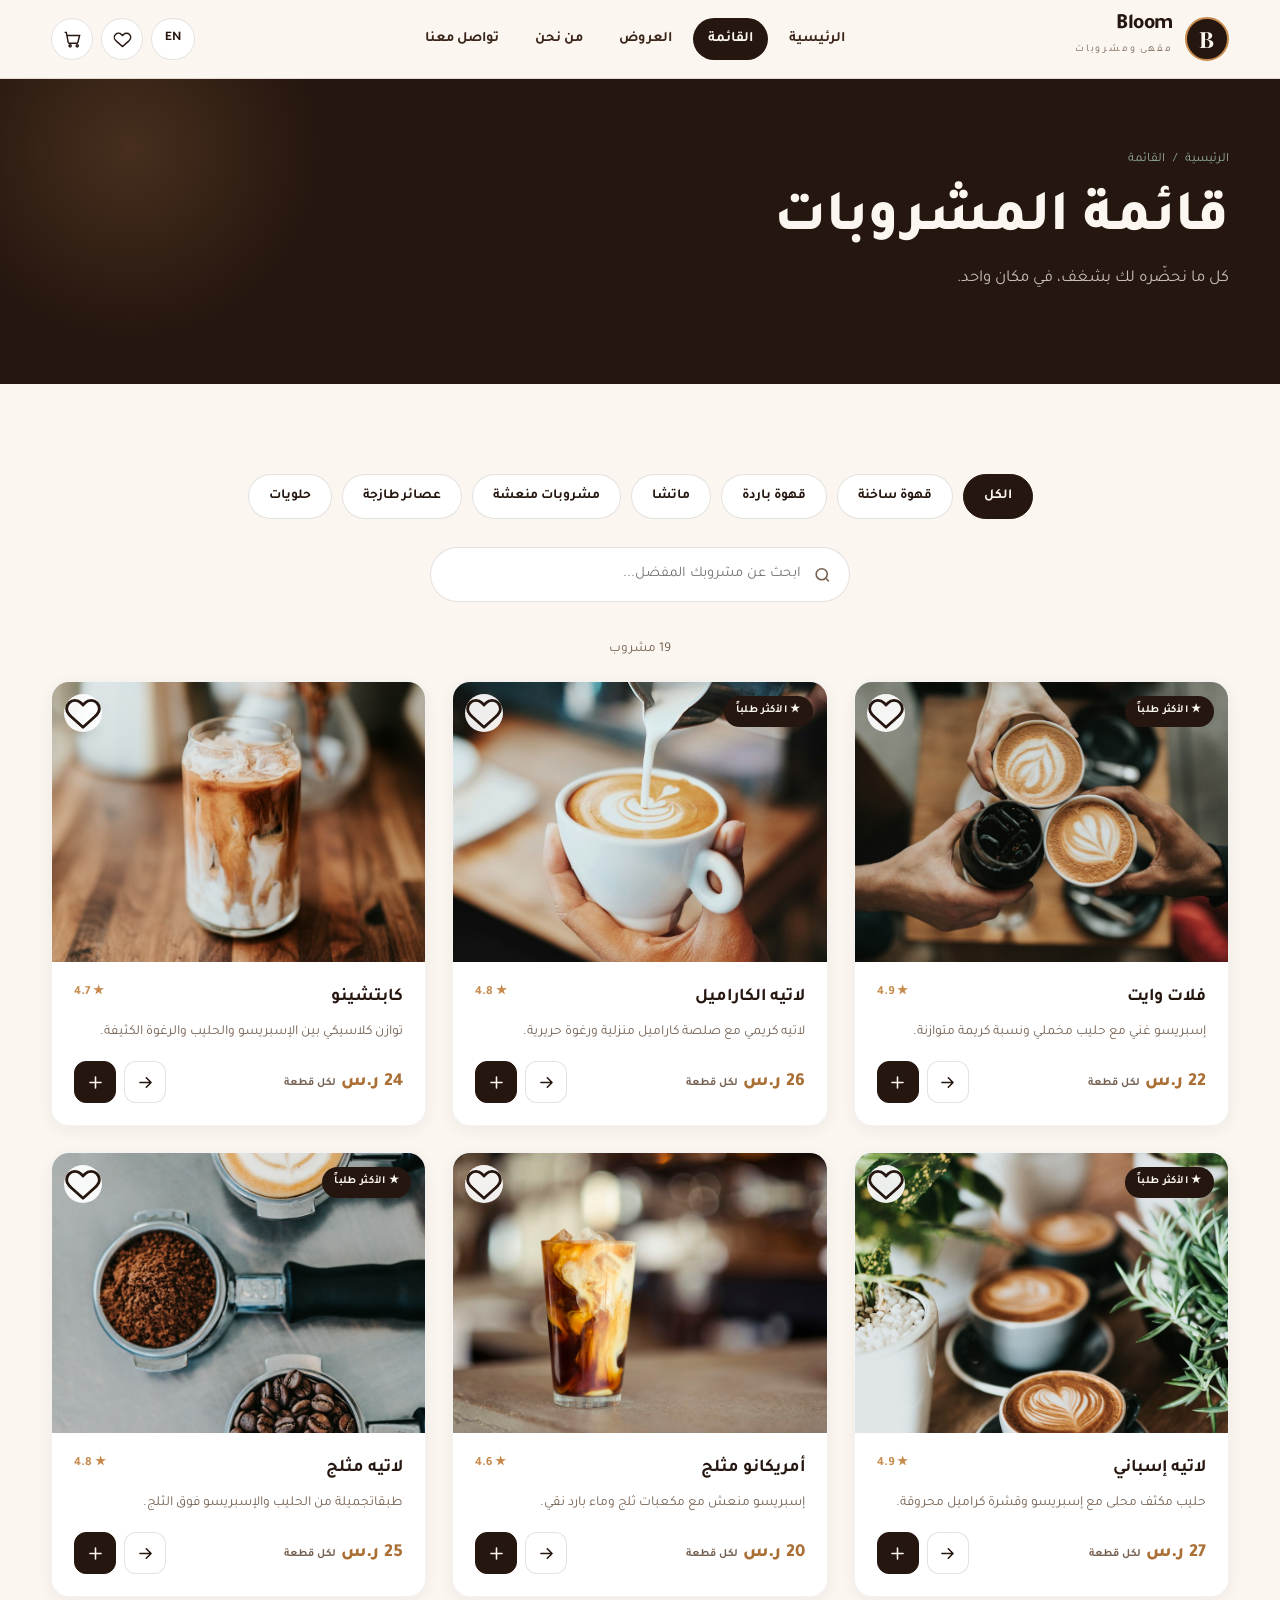
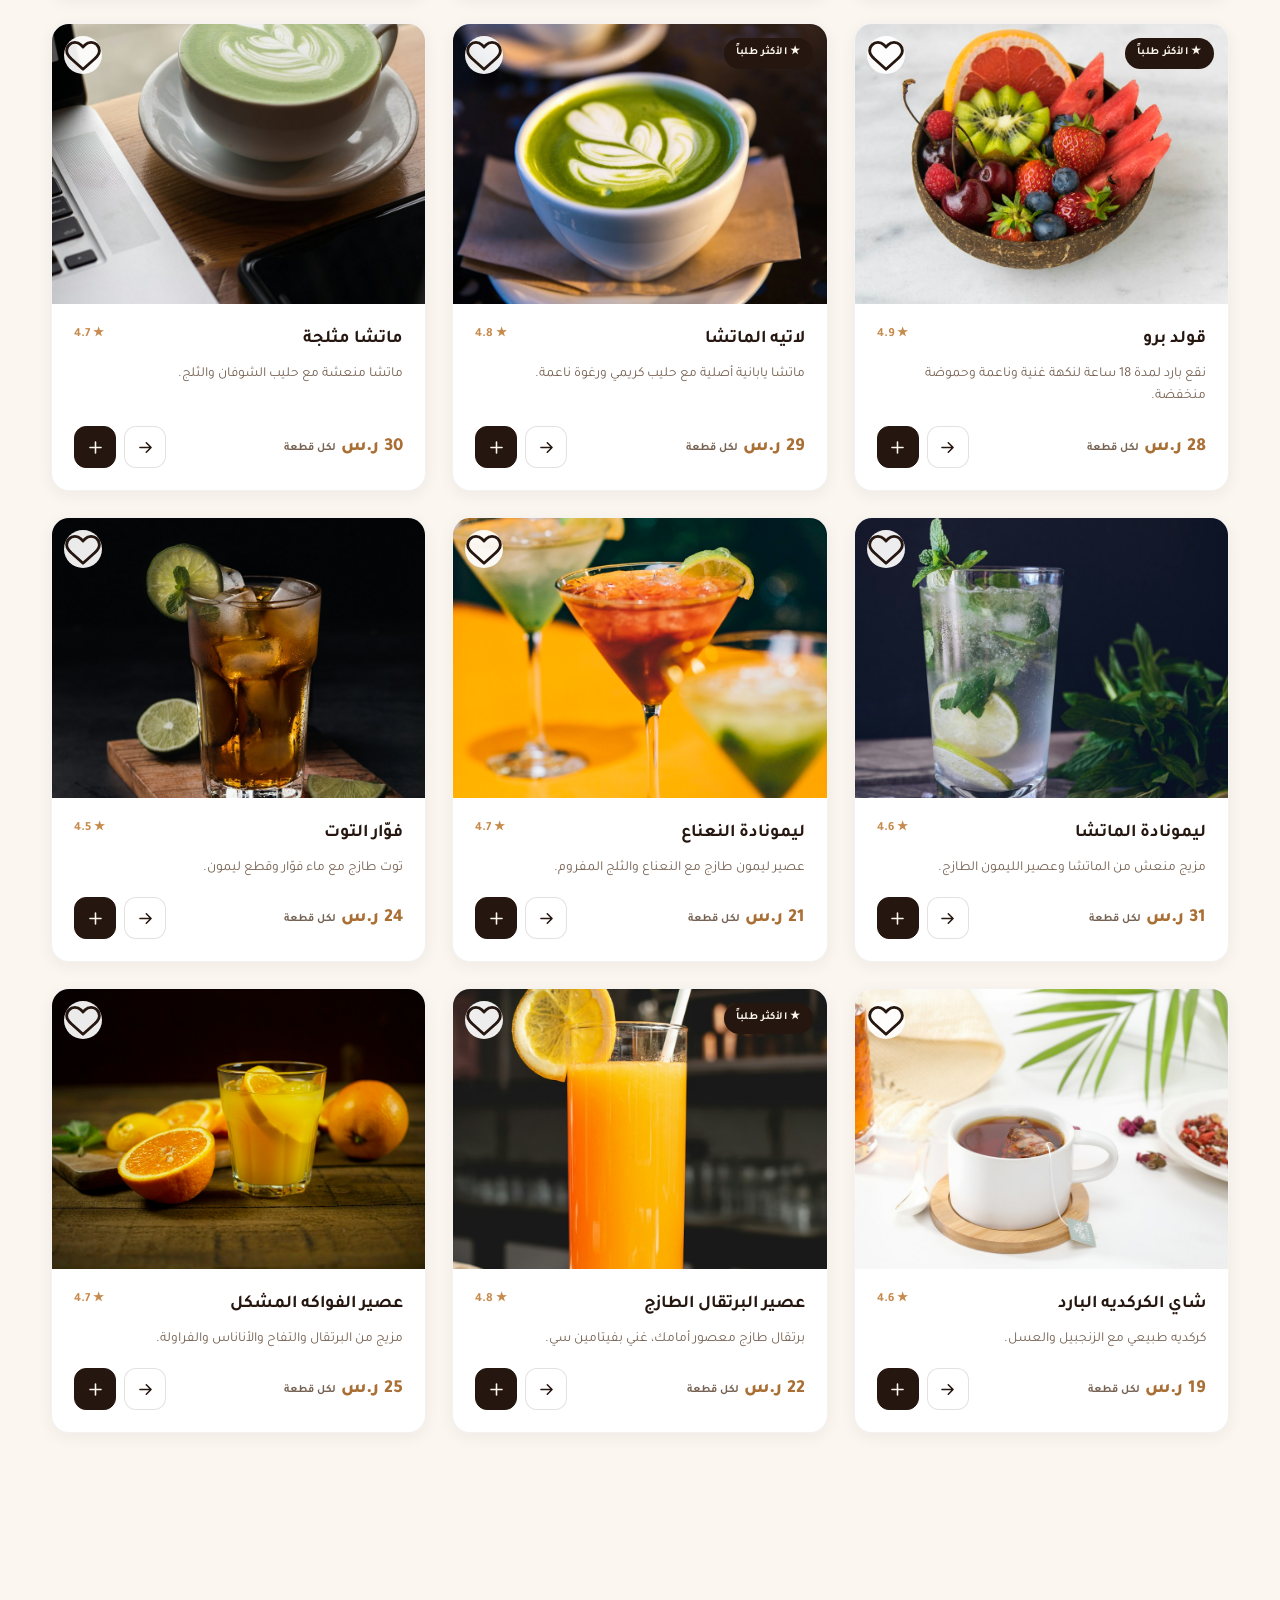
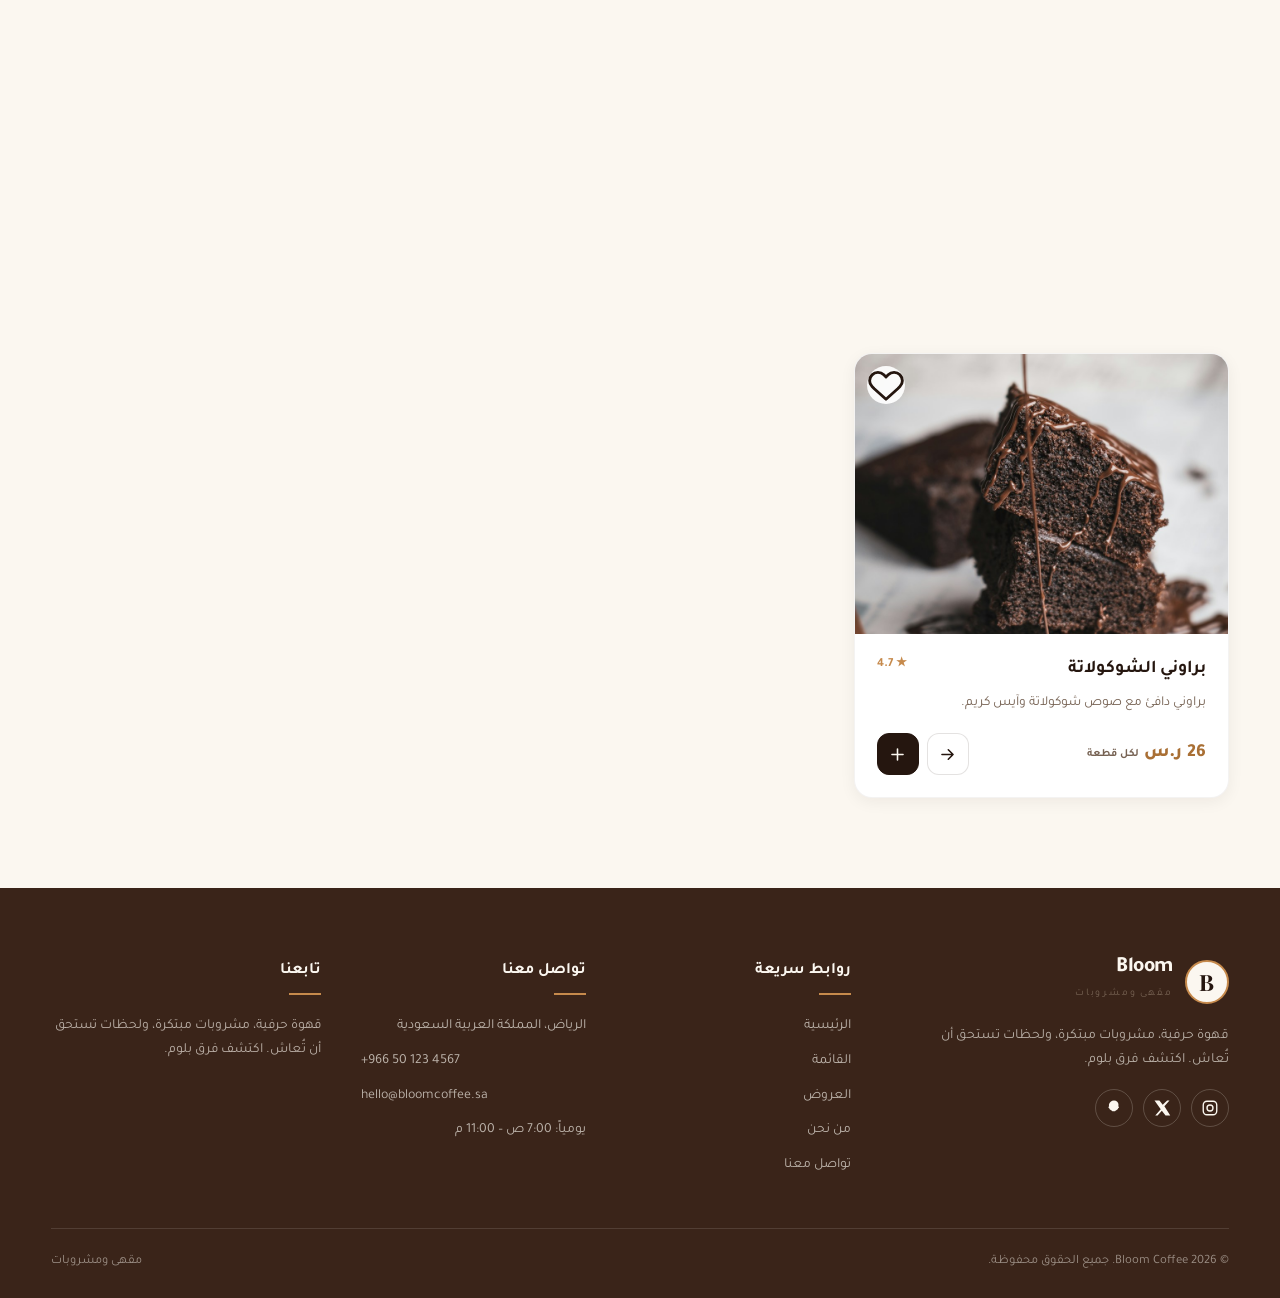
<file: menu.html>
<!DOCTYPE html>
<html lang="ar" dir="rtl">
<head>
  <meta charset="UTF-8">
  <meta name="viewport" content="width=device-width, initial-scale=1.0">
  <meta name="description" content="قائمة مشروبات بلوم كوفي — قهوة، ماتشا، عصائر وحلويات.">
  <title>القائمة | Bloom Coffee</title>
  <link rel="stylesheet" href="css/styles.css">
</head>
<body data-page="menu">

  <header class="site-header" id="site-header">
    <div class="container nav-wrap">
      <a href="index.html" class="brand"><div class="brand-mark">B</div><div class="brand-text"><strong>Bloom</strong><span data-i18n="brandSub">مقهى ومشروبات</span></div></a>
      <nav class="nav-links">
        <a href="index.html" data-nav="index.html" data-i18n="nav_home">الرئيسية</a>
        <a href="menu.html" data-nav="menu.html" data-i18n="nav_menu">القائمة</a>
        <a href="offers.html" data-nav="offers.html" data-i18n="nav_offers">العروض</a>
        <a href="about.html" data-nav="about.html" data-i18n="nav_about">من نحن</a>
        <a href="contact.html" data-nav="contact.html" data-i18n="nav_contact">تواصل معنا</a>
      </nav>
      <div class="nav-actions">
        <button class="icon-btn lang-btn" data-lang-toggle title="Switch language">EN</button>
        <button class="icon-btn" id="open-wish" aria-label="Wishlist"><svg viewBox="0 0 24 24" fill="none" stroke="currentColor" stroke-width="1.8"><path d="M20.8 5.6a5.2 5.2 0 0 0-7.4 0L12 7l-1.4-1.4a5.2 5.2 0 0 0-7.4 7.4l1.4 1.4L12 21l7.4-6.6 1.4-1.4a5.2 5.2 0 0 0 0-7.4Z"/></svg><span class="badge" id="wish-badge" style="display:none">0</span></button>
        <button class="icon-btn" id="open-cart" aria-label="Cart"><svg viewBox="0 0 24 24" fill="none" stroke="currentColor" stroke-width="1.8"><circle cx="9" cy="20" r="1.4"/><circle cx="18" cy="20" r="1.4"/><path d="M2 3h2.2l2.3 12.2a2 2 0 0 0 2 1.6h8.4a2 2 0 0 0 2-1.6L21 7H5.2"/></svg><span class="badge" id="cart-badge" style="display:none">0</span></button>
        <button class="icon-btn hamburger" id="hamburger" aria-label="Menu"><svg viewBox="0 0 24 24" fill="none" stroke="currentColor" stroke-width="2"><path d="M4 7h16M4 12h16M4 17h16"/></svg></button>
      </div>
    </div>
  </header>

  <section class="page-hero">
    <div class="container">
      <div class="breadcrumb"><a href="index.html" data-i18n="nav_home">الرئيسية</a> / <span data-i18n="nav_menu">القائمة</span></div>
      <h1 class="display" data-i18n="menuTitle">قائمة المشروبات</h1>
      <p data-i18n="menuDesc">كل ما نحضّره لك بشغف، في مكان واحد.</p>
    </div>
  </section>

  <section class="section">
    <div class="container">
      <div class="filter-bar" id="filter-wrap"></div>
      <div class="search-box">
        <svg viewBox="0 0 24 24" fill="none" stroke="currentColor" stroke-width="2"><circle cx="11" cy="11" r="7"/><path d="m20 20-3.5-3.5"/></svg>
        <input type="search" id="menu-search" data-i18n-attr="placeholder|searchPlaceholder" placeholder="ابحث عن مشروبك المفضل...">
      </div>
      <div class="results-count" id="results-count"></div>
      <div class="grid grid-3" id="menu-grid"></div>
    </div>
  </section>

  <footer class="site-footer">
    <div class="container">
      <div class="footer-grid">
        <div class="footer-brand"><a href="index.html" class="brand"><div class="brand-mark">B</div><div class="brand-text"><strong>Bloom</strong><span data-i18n="brandSub">مقهى ومشروبات</span></div></a><p data-i18n="footerDesc">قهوة حرفية، مشروبات مبتكرة، ولحظات تستحق أن تُعاش.</p>
          <div class="footer-social">
            <a href="https://instagram.com" target="_blank" rel="noopener" aria-label="Instagram"><svg width="18" height="18" viewBox="0 0 24 24" fill="none" stroke="currentColor" stroke-width="1.8"><rect x="3" y="3" width="18" height="18" rx="5"/><circle cx="12" cy="12" r="4"/></svg></a>
            <a href="https://x.com" target="_blank" rel="noopener" aria-label="X"><svg width="18" height="18" viewBox="0 0 24 24" fill="currentColor"><path d="M18.9 2H22l-6.8 7.8L23 22h-6.3l-4.9-6.4L6.1 22H3l7.3-8.3L2 2h6.5l4.4 5.8L18.9 2Z"/></svg></a>
            <a href="https://snapchat.com" target="_blank" rel="noopener" aria-label="Snapchat"><svg width="18" height="18" viewBox="0 0 24 24" fill="currentColor"><path d="M12 2c3.5 0 6 2.4 6 5.8 0 .7-.1 1.4-.3 2 .5.3 1 .7 1 1.2 0 .5-.4.8-1 .9-.2 1.2-.9 1.8-1.7 2.3-.6.4-1.2.6-1.7 1.2-.3.4-.5.9-1.1.9H10c-.6 0-.8-.5-1.1-.9-.5-.6-1.1-.8-1.7-1.2-.8-.5-1.5-1.1-1.7-2.3-.6-.1-1-.4-1-.9 0-.5.5-.9 1-1.2-.2-.6-.3-1.3-.3-2C6 4.4 8.5 2 12 2Z"/></svg></a>
          </div>
        </div>
        <div class="footer-col"><h4 data-i18n="footerQuick">روابط سريعة</h4><ul><li><a href="index.html" data-i18n="nav_home">الرئيسية</a></li><li><a href="menu.html" data-i18n="nav_menu">القائمة</a></li><li><a href="offers.html" data-i18n="nav_offers">العروض</a></li><li><a href="about.html" data-i18n="nav_about">من نحن</a></li><li><a href="contact.html" data-i18n="nav_contact">تواصل معنا</a></li></ul></div>
        <div class="footer-col"><h4 data-i18n="footerContact">تواصل معنا</h4><ul><li data-i18n="address">الرياض، المملكة العربية السعودية</li><li dir="ltr" style="text-align:start">+966 50 123 4567</li><li dir="ltr" style="text-align:start">hello@bloomcoffee.sa</li><li data-i18n="hours">يومياً: 7:00 ص – 11:00 م</li></ul></div>
        <div class="footer-col"><h4 data-i18n="footerSocial">تابعنا</h4><p style="color:rgba(253,248,240,.65);font-size:.87rem" data-i18n="footerDesc">قهوة حرفية، مشروبات مبتكرة، ولحظات تستحق أن تُعاش.</p></div>
      </div>
      <div class="footer-bottom"><span>© 2026 Bloom Coffee. <span data-i18n="rights">جميع الحقوق محفوظة.</span></span><span data-i18n="brandSub">مقهى ومشروبات</span></div>
    </div>
  </footer>

  <div class="mobile-menu" id="mobile-menu"><div class="mobile-overlay" id="mobile-overlay"></div><div class="mobile-panel">
    <a href="index.html" class="brand"><div class="brand-mark">B</div><div class="brand-text"><strong>Bloom</strong></div></a>
    <a class="nav-links-item" href="index.html" data-i18n="nav_home">الرئيسية</a><a class="nav-links-item" href="menu.html" data-i18n="nav_menu">القائمة</a><a class="nav-links-item" href="offers.html" data-i18n="nav_offers">العروض</a><a class="nav-links-item" href="about.html" data-i18n="nav_about">من نحن</a><a class="nav-links-item" href="contact.html" data-i18n="nav_contact">تواصل معنا</a>
    <button class="btn btn-primary close-mobile" id="close-mobile" data-i18n="close">إغلاق</button>
  </div></div>

  <div class="drawer-root" id="drawer-root"><div class="drawer-overlay" id="drawer-overlay"></div><div class="drawer">
    <div class="drawer-head"><h3 id="drawer-title">سلة المشتريات</h3><button class="icon-btn" id="drawer-close">✕</button></div>
    <div class="drawer-body" id="cart-items"></div><div class="drawer-body" id="wishlist-items" style="display:none"></div><div class="drawer-foot" id="cart-foot"></div>
  </div></div>

  <div class="modal-root" id="offer-modal"><div class="modal-overlay"></div><div class="modal-box">
    <button class="modal-close" id="modal-close">✕</button><img id="offer-img" src="assets/images/photo-1445116572660-236099ec97a0.jpg" alt=""><div class="modal-content">
    <h3 id="offer-modal-title"></h3><p id="offer-modal-desc"></p><div id="offer-modal-details" style="color:var(--muted);margin-bottom:18px"></div>
    <div class="offer-price" id="offer-modal-price" style="font-size:1.4rem;font-weight:800;color:var(--caramel-dark);margin-bottom:20px"></div>
    <button class="btn btn-accent btn-block" id="offer-add"></button>
  </div></div></div>

  <div class="toast-stack" id="toast-stack"></div>
  <script src="js/data.js"></script><script src="js/app.js"></script>
</body>
</html>
</file>
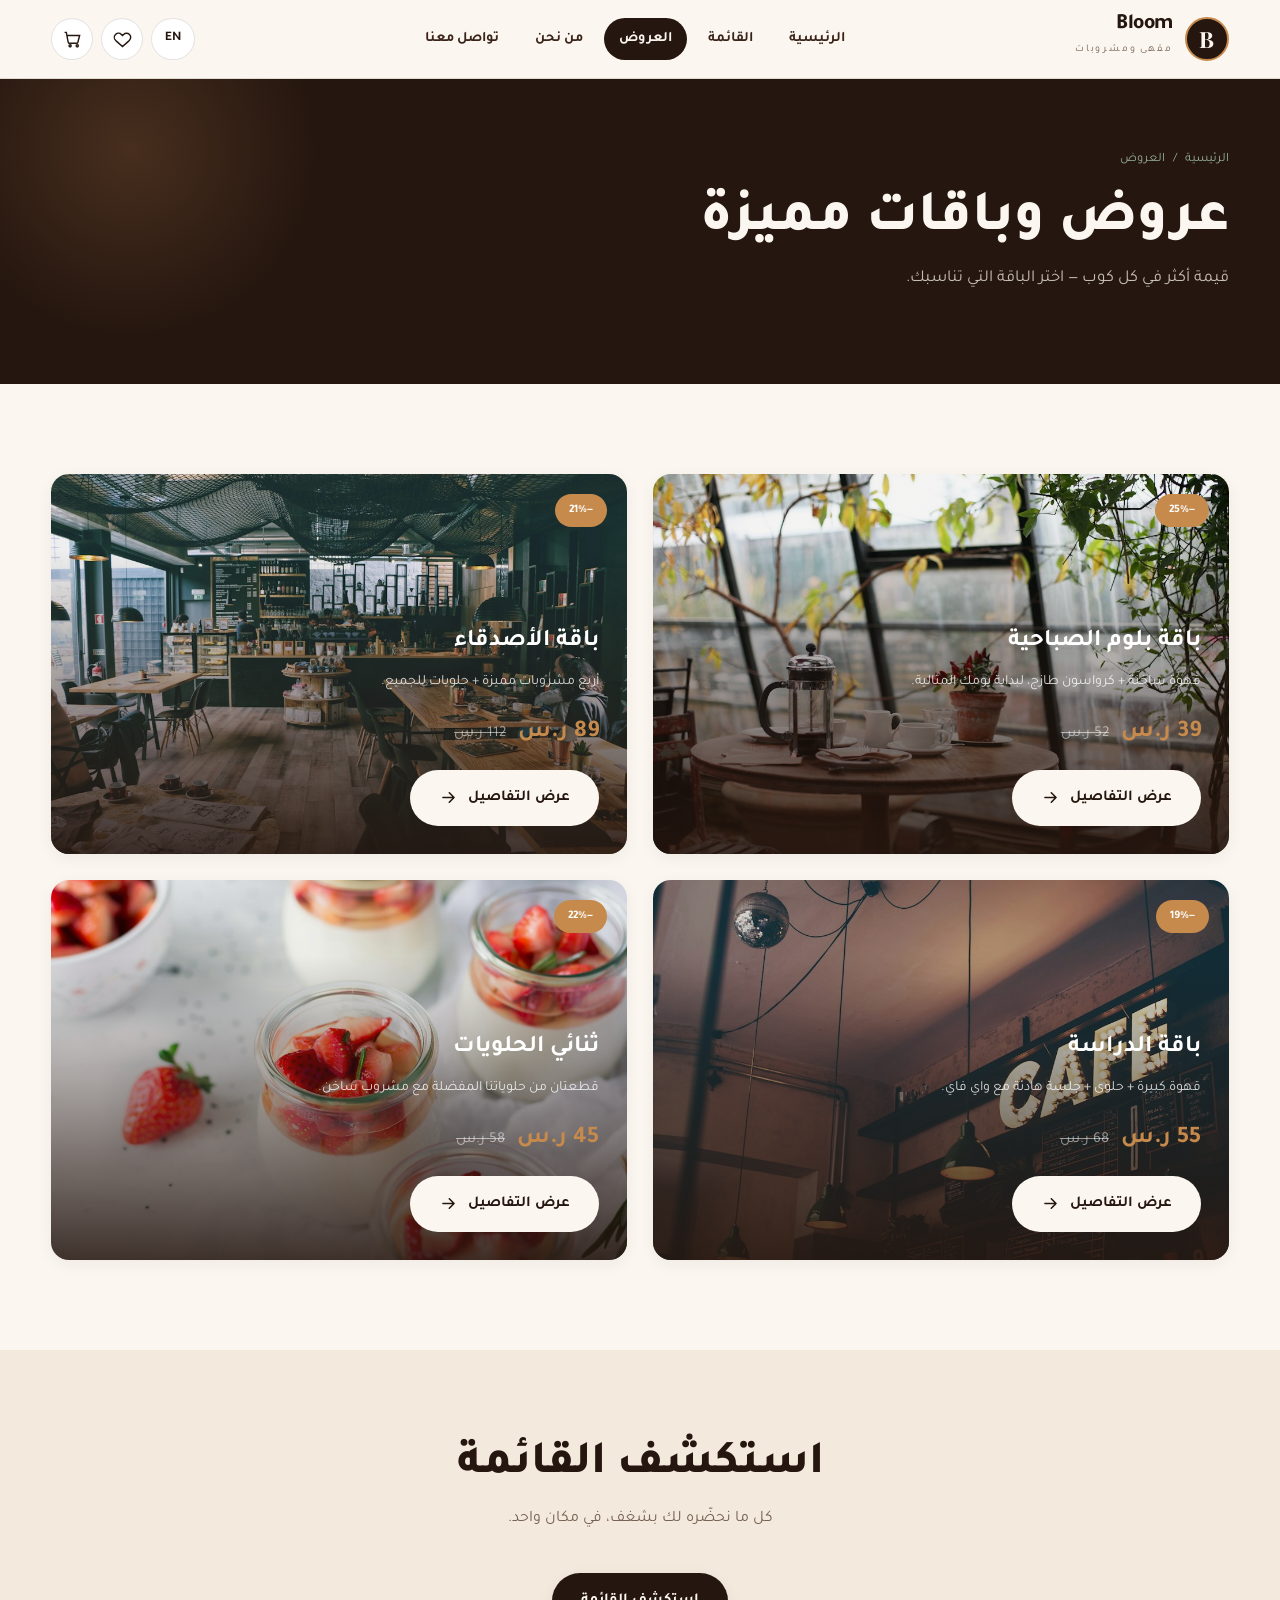
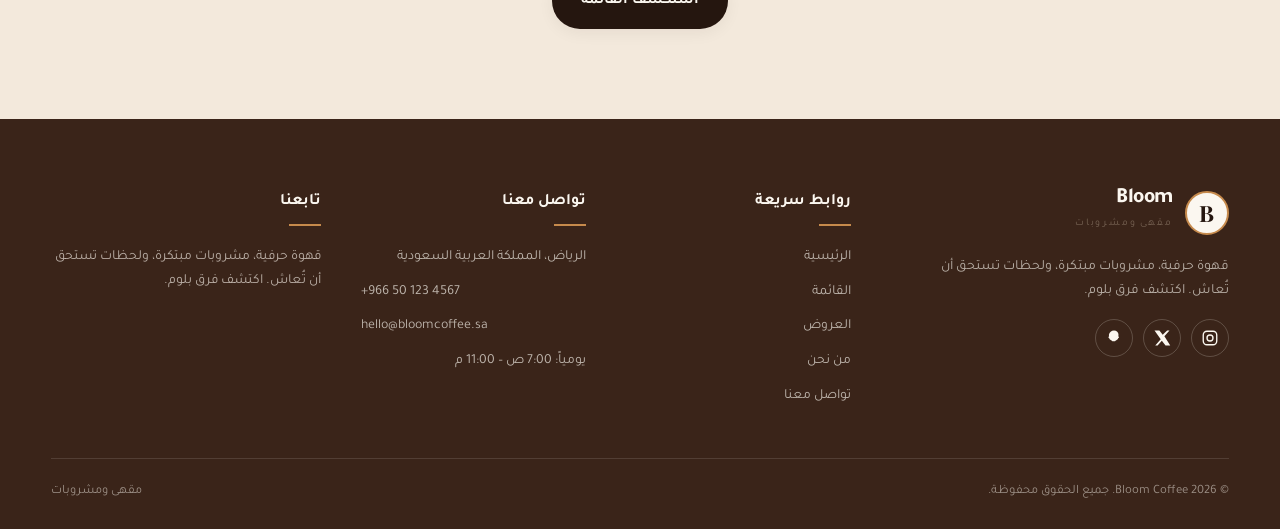
<file: offers.html>
<!DOCTYPE html>
<html lang="ar" dir="rtl">
<head>
  <meta charset="UTF-8">
  <meta name="viewport" content="width=device-width, initial-scale=1.0">
  <meta name="description" content="عروض وباقات بلوم كوفي المميزة.">
  <title>العروض والباقات | Bloom Coffee</title>
  <link rel="stylesheet" href="css/styles.css">
</head>
<body data-page="offers">

  <header class="site-header" id="site-header">
    <div class="container nav-wrap">
      <a href="index.html" class="brand"><div class="brand-mark">B</div><div class="brand-text"><strong>Bloom</strong><span data-i18n="brandSub">مقهى ومشروبات</span></div></a>
      <nav class="nav-links">
        <a href="index.html" data-nav="index.html" data-i18n="nav_home">الرئيسية</a>
        <a href="menu.html" data-nav="menu.html" data-i18n="nav_menu">القائمة</a>
        <a href="offers.html" data-nav="offers.html" data-i18n="nav_offers">العروض</a>
        <a href="about.html" data-nav="about.html" data-i18n="nav_about">من نحن</a>
        <a href="contact.html" data-nav="contact.html" data-i18n="nav_contact">تواصل معنا</a>
      </nav>
      <div class="nav-actions">
        <button class="icon-btn lang-btn" data-lang-toggle title="Switch language">EN</button>
        <button class="icon-btn" id="open-wish" aria-label="Wishlist"><svg viewBox="0 0 24 24" fill="none" stroke="currentColor" stroke-width="1.8"><path d="M20.8 5.6a5.2 5.2 0 0 0-7.4 0L12 7l-1.4-1.4a5.2 5.2 0 0 0-7.4 7.4l1.4 1.4L12 21l7.4-6.6 1.4-1.4a5.2 5.2 0 0 0 0-7.4Z"/></svg><span class="badge" id="wish-badge" style="display:none">0</span></button>
        <button class="icon-btn" id="open-cart" aria-label="Cart"><svg viewBox="0 0 24 24" fill="none" stroke="currentColor" stroke-width="1.8"><circle cx="9" cy="20" r="1.4"/><circle cx="18" cy="20" r="1.4"/><path d="M2 3h2.2l2.3 12.2a2 2 0 0 0 2 1.6h8.4a2 2 0 0 0 2-1.6L21 7H5.2"/></svg><span class="badge" id="cart-badge" style="display:none">0</span></button>
        <button class="icon-btn hamburger" id="hamburger" aria-label="Menu"><svg viewBox="0 0 24 24" fill="none" stroke="currentColor" stroke-width="2"><path d="M4 7h16M4 12h16M4 17h16"/></svg></button>
      </div>
    </div>
  </header>

  <section class="page-hero">
    <div class="container">
      <div class="breadcrumb"><a href="index.html" data-i18n="nav_home">الرئيسية</a> / <span data-i18n="nav_offers">العروض</span></div>
      <h1 class="display" data-i18n="offersPageTitle">عروض وباقات مميزة</h1>
      <p data-i18n="offersPageDesc">قيمة أكثر في كل كوب — اختر الباقة التي تناسبك.</p>
    </div>
  </section>

  <section class="section">
    <div class="container">
      <div class="grid grid-2" id="offers-grid"></div>
    </div>
  </section>

  <section class="section alt">
    <div class="container" style="text-align:center" class="reveal">
      <h2 class="section-title display" data-i18n="exploreMenu">استكشف القائمة</h2>
      <p class="section-desc" style="margin-inline:auto" data-i18n="menuDesc">كل ما نحضّره لك بشغف، في مكان واحد.</p>
      <a href="menu.html" class="btn btn-primary" data-i18n="heroCta">تصفح قائمة المشروبات</a>
    </div>
  </section>

  <footer class="site-footer">
    <div class="container">
      <div class="footer-grid">
        <div class="footer-brand"><a href="index.html" class="brand"><div class="brand-mark">B</div><div class="brand-text"><strong>Bloom</strong><span data-i18n="brandSub">مقهى ومشروبات</span></div></a><p data-i18n="footerDesc">قهوة حرفية، مشروبات مبتكرة، ولحظات تستحق أن تُعاش.</p>
          <div class="footer-social">
            <a href="https://instagram.com" target="_blank" rel="noopener" aria-label="Instagram"><svg width="18" height="18" viewBox="0 0 24 24" fill="none" stroke="currentColor" stroke-width="1.8"><rect x="3" y="3" width="18" height="18" rx="5"/><circle cx="12" cy="12" r="4"/></svg></a>
            <a href="https://x.com" target="_blank" rel="noopener" aria-label="X"><svg width="18" height="18" viewBox="0 0 24 24" fill="currentColor"><path d="M18.9 2H22l-6.8 7.8L23 22h-6.3l-4.9-6.4L6.1 22H3l7.3-8.3L2 2h6.5l4.4 5.8L18.9 2Z"/></svg></a>
            <a href="https://snapchat.com" target="_blank" rel="noopener" aria-label="Snapchat"><svg width="18" height="18" viewBox="0 0 24 24" fill="currentColor"><path d="M12 2c3.5 0 6 2.4 6 5.8 0 .7-.1 1.4-.3 2 .5.3 1 .7 1 1.2 0 .5-.4.8-1 .9-.2 1.2-.9 1.8-1.7 2.3-.6.4-1.2.6-1.7 1.2-.3.4-.5.9-1.1.9H10c-.6 0-.8-.5-1.1-.9-.5-.6-1.1-.8-1.7-1.2-.8-.5-1.5-1.1-1.7-2.3-.6-.1-1-.4-1-.9 0-.5.5-.9 1-1.2-.2-.6-.3-1.3-.3-2C6 4.4 8.5 2 12 2Z"/></svg></a>
          </div>
        </div>
        <div class="footer-col"><h4 data-i18n="footerQuick">روابط سريعة</h4><ul><li><a href="index.html" data-i18n="nav_home">الرئيسية</a></li><li><a href="menu.html" data-i18n="nav_menu">القائمة</a></li><li><a href="offers.html" data-i18n="nav_offers">العروض</a></li><li><a href="about.html" data-i18n="nav_about">من نحن</a></li><li><a href="contact.html" data-i18n="nav_contact">تواصل معنا</a></li></ul></div>
        <div class="footer-col"><h4 data-i18n="footerContact">تواصل معنا</h4><ul><li data-i18n="address">الرياض، المملكة العربية السعودية</li><li dir="ltr" style="text-align:start">+966 50 123 4567</li><li dir="ltr" style="text-align:start">hello@bloomcoffee.sa</li><li data-i18n="hours">يومياً: 7:00 ص – 11:00 م</li></ul></div>
        <div class="footer-col"><h4 data-i18n="footerSocial">تابعنا</h4><p style="color:rgba(253,248,240,.65);font-size:.87rem" data-i18n="footerDesc">قهوة حرفية، مشروبات مبتكرة، ولحظات تستحق أن تُعاش.</p></div>
      </div>
      <div class="footer-bottom"><span>© 2026 Bloom Coffee. <span data-i18n="rights">جميع الحقوق محفوظة.</span></span><span data-i18n="brandSub">مقهى ومشروبات</span></div>
    </div>
  </footer>

  <div class="mobile-menu" id="mobile-menu"><div class="mobile-overlay" id="mobile-overlay"></div><div class="mobile-panel">
    <a href="index.html" class="brand"><div class="brand-mark">B</div><div class="brand-text"><strong>Bloom</strong></div></a>
    <a class="nav-links-item" href="index.html" data-i18n="nav_home">الرئيسية</a><a class="nav-links-item" href="menu.html" data-i18n="nav_menu">القائمة</a><a class="nav-links-item" href="offers.html" data-i18n="nav_offers">العروض</a><a class="nav-links-item" href="about.html" data-i18n="nav_about">من نحن</a><a class="nav-links-item" href="contact.html" data-i18n="nav_contact">تواصل معنا</a>
    <button class="btn btn-primary close-mobile" id="close-mobile" data-i18n="close">إغلاق</button>
  </div></div>

  <div class="drawer-root" id="drawer-root"><div class="drawer-overlay" id="drawer-overlay"></div><div class="drawer">
    <div class="drawer-head"><h3 id="drawer-title">سلة المشتريات</h3><button class="icon-btn" id="drawer-close">✕</button></div>
    <div class="drawer-body" id="cart-items"></div><div class="drawer-body" id="wishlist-items" style="display:none"></div><div class="drawer-foot" id="cart-foot"></div>
  </div></div>

  <div class="modal-root" id="offer-modal"><div class="modal-overlay"></div><div class="modal-box">
    <button class="modal-close" id="modal-close">✕</button><img id="offer-img" src="assets/images/photo-1445116572660-236099ec97a0.jpg" alt=""><div class="modal-content">
    <h3 id="offer-modal-title"></h3><p id="offer-modal-desc"></p><div id="offer-modal-details" style="color:var(--muted);margin-bottom:18px"></div>
    <div class="offer-price" id="offer-modal-price" style="font-size:1.4rem;font-weight:800;color:var(--caramel-dark);margin-bottom:20px"></div>
    <button class="btn btn-accent btn-block" id="offer-add"></button>
  </div></div></div>

  <div class="toast-stack" id="toast-stack"></div>
  <script src="js/data.js"></script><script src="js/app.js"></script>
</body>
</html>
</file>
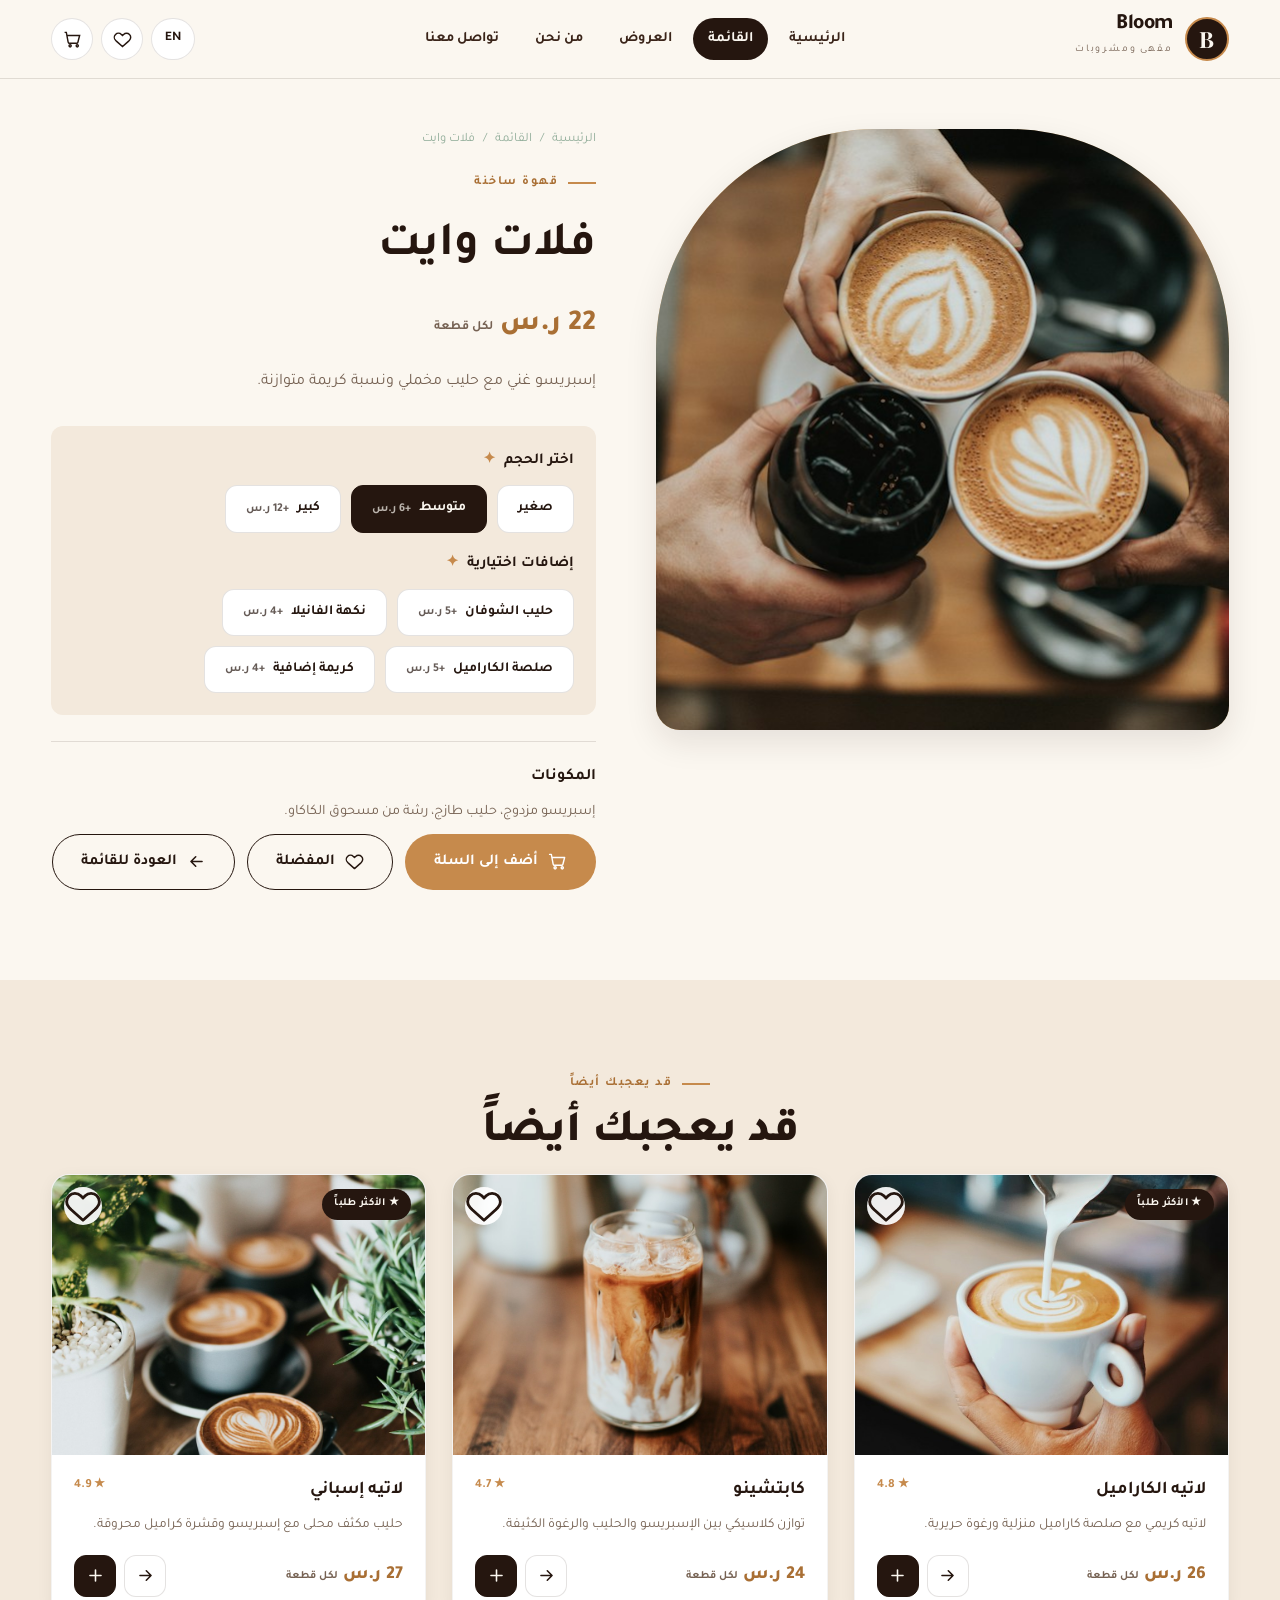
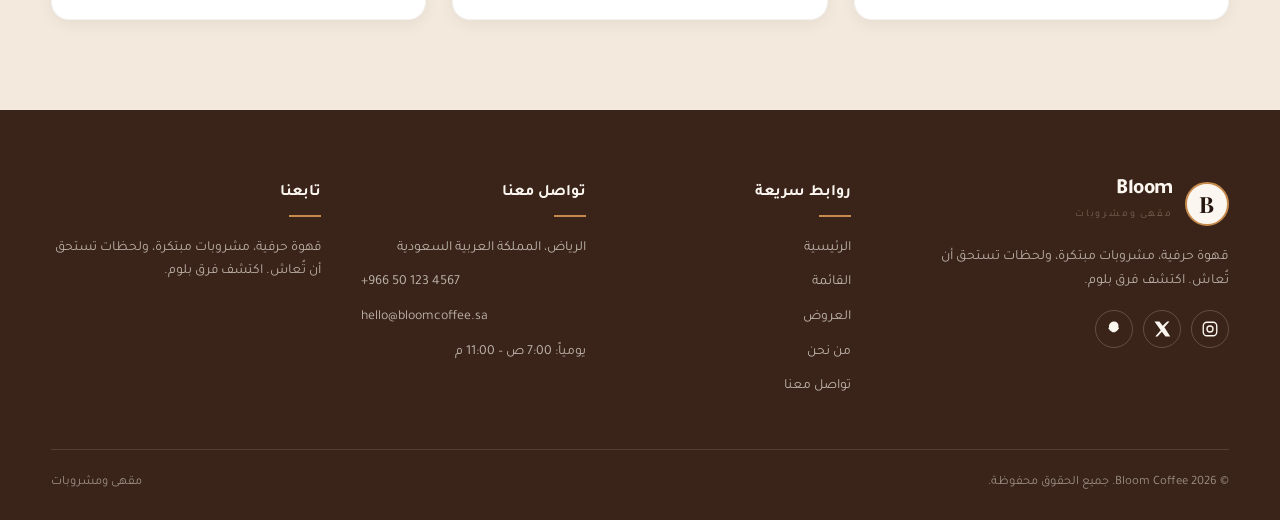
<file: product.html>
<!DOCTYPE html>
<html lang="ar" dir="rtl">
<head>
  <meta charset="UTF-8">
  <meta name="viewport" content="width=device-width, initial-scale=1.0">
  <meta name="description" content="تفاصيل المشروب — بلوم كوفي">
  <title>تفاصيل المشروب | Bloom Coffee</title>
  <link rel="stylesheet" href="css/styles.css">
</head>
<body data-page="product">

  <header class="site-header" id="site-header">
    <div class="container nav-wrap">
      <a href="index.html" class="brand"><div class="brand-mark">B</div><div class="brand-text"><strong>Bloom</strong><span data-i18n="brandSub">مقهى ومشروبات</span></div></a>
      <nav class="nav-links">
        <a href="index.html" data-nav="index.html" data-i18n="nav_home">الرئيسية</a>
        <a href="menu.html" data-nav="menu.html" data-i18n="nav_menu">القائمة</a>
        <a href="offers.html" data-nav="offers.html" data-i18n="nav_offers">العروض</a>
        <a href="about.html" data-nav="about.html" data-i18n="nav_about">من نحن</a>
        <a href="contact.html" data-nav="contact.html" data-i18n="nav_contact">تواصل معنا</a>
      </nav>
      <div class="nav-actions">
        <button class="icon-btn lang-btn" data-lang-toggle title="Switch language">EN</button>
        <button class="icon-btn" id="open-wish" aria-label="Wishlist"><svg viewBox="0 0 24 24" fill="none" stroke="currentColor" stroke-width="1.8"><path d="M20.8 5.6a5.2 5.2 0 0 0-7.4 0L12 7l-1.4-1.4a5.2 5.2 0 0 0-7.4 7.4l1.4 1.4L12 21l7.4-6.6 1.4-1.4a5.2 5.2 0 0 0 0-7.4Z"/></svg><span class="badge" id="wish-badge" style="display:none">0</span></button>
        <button class="icon-btn" id="open-cart" aria-label="Cart"><svg viewBox="0 0 24 24" fill="none" stroke="currentColor" stroke-width="1.8"><circle cx="9" cy="20" r="1.4"/><circle cx="18" cy="20" r="1.4"/><path d="M2 3h2.2l2.3 12.2a2 2 0 0 0 2 1.6h8.4a2 2 0 0 0 2-1.6L21 7H5.2"/></svg><span class="badge" id="cart-badge" style="display:none">0</span></button>
        <button class="icon-btn hamburger" id="hamburger" aria-label="Menu"><svg viewBox="0 0 24 24" fill="none" stroke="currentColor" stroke-width="2"><path d="M4 7h16M4 12h16M4 17h16"/></svg></button>
      </div>
    </div>
  </header>

  <section class="section" style="padding-top:50px">
    <div class="container">
      <div class="detail-wrap" id="product-detail"></div>
    </div>
  </section>

  <section class="section alt">
    <div class="container">
      <div class="section-head reveal"><span class="eyebrow" data-i18n="related">قد يعجبك أيضاً</span><h2 class="section-title display" data-i18n="related">قد يعجبك أيضاً</h2></div>
      <div class="grid grid-3" id="related-grid"></div>
    </div>
  </section>

  <footer class="site-footer">
    <div class="container">
      <div class="footer-grid">
        <div class="footer-brand"><a href="index.html" class="brand"><div class="brand-mark">B</div><div class="brand-text"><strong>Bloom</strong><span data-i18n="brandSub">مقهى ومشروبات</span></div></a><p data-i18n="footerDesc">قهوة حرفية، مشروبات مبتكرة، ولحظات تستحق أن تُعاش.</p>
          <div class="footer-social">
            <a href="https://instagram.com" target="_blank" rel="noopener" aria-label="Instagram"><svg width="18" height="18" viewBox="0 0 24 24" fill="none" stroke="currentColor" stroke-width="1.8"><rect x="3" y="3" width="18" height="18" rx="5"/><circle cx="12" cy="12" r="4"/></svg></a>
            <a href="https://x.com" target="_blank" rel="noopener" aria-label="X"><svg width="18" height="18" viewBox="0 0 24 24" fill="currentColor"><path d="M18.9 2H22l-6.8 7.8L23 22h-6.3l-4.9-6.4L6.1 22H3l7.3-8.3L2 2h6.5l4.4 5.8L18.9 2Z"/></svg></a>
            <a href="https://snapchat.com" target="_blank" rel="noopener" aria-label="Snapchat"><svg width="18" height="18" viewBox="0 0 24 24" fill="currentColor"><path d="M12 2c3.5 0 6 2.4 6 5.8 0 .7-.1 1.4-.3 2 .5.3 1 .7 1 1.2 0 .5-.4.8-1 .9-.2 1.2-.9 1.8-1.7 2.3-.6.4-1.2.6-1.7 1.2-.3.4-.5.9-1.1.9H10c-.6 0-.8-.5-1.1-.9-.5-.6-1.1-.8-1.7-1.2-.8-.5-1.5-1.1-1.7-2.3-.6-.1-1-.4-1-.9 0-.5.5-.9 1-1.2-.2-.6-.3-1.3-.3-2C6 4.4 8.5 2 12 2Z"/></svg></a>
          </div>
        </div>
        <div class="footer-col"><h4 data-i18n="footerQuick">روابط سريعة</h4><ul><li><a href="index.html" data-i18n="nav_home">الرئيسية</a></li><li><a href="menu.html" data-i18n="nav_menu">القائمة</a></li><li><a href="offers.html" data-i18n="nav_offers">العروض</a></li><li><a href="about.html" data-i18n="nav_about">من نحن</a></li><li><a href="contact.html" data-i18n="nav_contact">تواصل معنا</a></li></ul></div>
        <div class="footer-col"><h4 data-i18n="footerContact">تواصل معنا</h4><ul><li data-i18n="address">الرياض، المملكة العربية السعودية</li><li dir="ltr" style="text-align:start">+966 50 123 4567</li><li dir="ltr" style="text-align:start">hello@bloomcoffee.sa</li><li data-i18n="hours">يومياً: 7:00 ص – 11:00 م</li></ul></div>
        <div class="footer-col"><h4 data-i18n="footerSocial">تابعنا</h4><p style="color:rgba(253,248,240,.65);font-size:.87rem" data-i18n="footerDesc">قهوة حرفية، مشروبات مبتكرة، ولحظات تستحق أن تُعاش.</p></div>
      </div>
      <div class="footer-bottom"><span>© 2026 Bloom Coffee. <span data-i18n="rights">جميع الحقوق محفوظة.</span></span><span data-i18n="brandSub">مقهى ومشروبات</span></div>
    </div>
  </footer>

  <div class="mobile-menu" id="mobile-menu"><div class="mobile-overlay" id="mobile-overlay"></div><div class="mobile-panel">
    <a href="index.html" class="brand"><div class="brand-mark">B</div><div class="brand-text"><strong>Bloom</strong></div></a>
    <a class="nav-links-item" href="index.html" data-i18n="nav_home">الرئيسية</a><a class="nav-links-item" href="menu.html" data-i18n="nav_menu">القائمة</a><a class="nav-links-item" href="offers.html" data-i18n="nav_offers">العروض</a><a class="nav-links-item" href="about.html" data-i18n="nav_about">من نحن</a><a class="nav-links-item" href="contact.html" data-i18n="nav_contact">تواصل معنا</a>
    <button class="btn btn-primary close-mobile" id="close-mobile" data-i18n="close">إغلاق</button>
  </div></div>

  <div class="drawer-root" id="drawer-root"><div class="drawer-overlay" id="drawer-overlay"></div><div class="drawer">
    <div class="drawer-head"><h3 id="drawer-title">سلة المشتريات</h3><button class="icon-btn" id="drawer-close">✕</button></div>
    <div class="drawer-body" id="cart-items"></div><div class="drawer-body" id="wishlist-items" style="display:none"></div><div class="drawer-foot" id="cart-foot"></div>
  </div></div>

  <div class="modal-root" id="offer-modal"><div class="modal-overlay"></div><div class="modal-box">
    <button class="modal-close" id="modal-close">✕</button><img id="offer-img" src="assets/images/photo-1445116572660-236099ec97a0.jpg" alt=""><div class="modal-content">
    <h3 id="offer-modal-title"></h3><p id="offer-modal-desc"></p><div id="offer-modal-details" style="color:var(--muted);margin-bottom:18px"></div>
    <div class="offer-price" id="offer-modal-price" style="font-size:1.4rem;font-weight:800;color:var(--caramel-dark);margin-bottom:20px"></div>
    <button class="btn btn-accent btn-block" id="offer-add"></button>
  </div></div></div>

  <div class="toast-stack" id="toast-stack"></div>
  <script src="js/data.js"></script><script src="js/app.js"></script>
</body>
</html>
</file>
<file: css/styles.css>
/* =========================================================
   Bloom Coffee — Main Stylesheet
   Visual identity: dark roast, cream, beige, caramel + sage
   ========================================================= */

@import url('https://fonts.googleapis.com/css2?family=Tajawal:wght@400;500;700;800&family=Playfair+Display:ital,wght@0,500;0,600;0,700;1,500&family=Inter:wght@400;500;600;700&display=swap');

:root {
  --roast: #25160f;       /* Espresso */
  --roast-2: #3a2419;     /* Coffee */
  --coffee: #3a2419;
  --cream: #fbf7f0;       /* Cream */
  --cream-2: #f3e9dc;     /* Warm canvas */
  --beige: #e9c48f;       /* Gold */
  --caramel: #c68a4c;     /* Caramel */
  --caramel-dark: #a96f34;
  --sage: #6f927c;        /* Sage accent */
  --sage-light: #93ae9b;
  --ink: #25160f;
  --muted: #766253;
  --line: rgba(37, 22, 15, .12);
  --white: #ffffff;
  --shadow-sm: 0 4px 16px rgba(37, 22, 15, .06);
  --shadow-md: 0 12px 32px rgba(37, 22, 15, .10);
  --shadow-lg: 0 22px 52px rgba(37, 22, 15, .15);
  --radius: 18px;
  --radius-sm: 12px;
  --transition: .35s cubic-bezier(.22,.8,.3,1);
  --font-ar: 'Tajawal', 'Segoe UI', sans-serif;
  --font-en: 'Inter', sans-serif;
  --font-display: 'Playfair Display', serif;
}

* { box-sizing: border-box; margin: 0; padding: 0; }

html { scroll-behavior: smooth; }

body {
  font-family: var(--font-ar);
  background: var(--cream);
  color: var(--ink);
  line-height: 1.7;
  overflow-x: hidden;
  -webkit-font-smoothing: antialiased;
}

html[lang="en"] body { font-family: var(--font-en); }

img { max-width: 100%; display: block; }
a { text-decoration: none; color: inherit; }
button, input, textarea, select { font: inherit; }
button { cursor: pointer; border: none; background: none; color: inherit; }

.container { width: min(1180px, 92%); margin-inline: auto; }

/* ---------- Typography helpers ---------- */
.display { font-family: var(--font-display); font-weight: 600; line-height: 1.12; }
html[lang="ar"] .display { font-family: var(--font-ar); font-weight: 800; }
.eyebrow {
  display: inline-flex; align-items: center; gap: 10px;
  font-size: .78rem; font-weight: 700; letter-spacing: .12em;
  text-transform: uppercase; color: var(--caramel-dark);
  margin-bottom: 14px;
}
.eyebrow::before { content: ''; width: 28px; height: 2px; background: var(--caramel); }
.section-title { font-size: clamp(1.9rem, 4vw, 2.9rem); margin-bottom: 14px; }
.section-desc { color: var(--muted); max-width: 560px; margin-bottom: 40px; }
.section-head { text-align: center; }
.section-head .section-desc { margin-inline: auto; }
html[lang="en"] .eyebrow { letter-spacing: .16em; }

/* ---------- Buttons ---------- */
.btn {
  display: inline-flex; align-items: center; justify-content: center; gap: 10px;
  padding: 14px 28px; border-radius: 100px; font-weight: 700; font-size: .95rem;
  transition: var(--transition); white-space: nowrap; border: 1.5px solid transparent;
}
.btn-primary { background: var(--roast); color: var(--cream); box-shadow: var(--shadow-sm); }
.btn-primary:hover { background: var(--caramel); transform: translateY(-3px); box-shadow: var(--shadow-md); }
.btn-accent { background: var(--caramel); color: #fff; }
.btn-accent:hover { background: var(--caramel-dark); transform: translateY(-3px); box-shadow: var(--shadow-md); }
.btn-outline { border-color: var(--roast); color: var(--roast); }
.btn-outline:hover { background: var(--roast); color: var(--cream); transform: translateY(-3px); }
.btn-light { background: var(--cream); color: var(--roast); }
.btn-light:hover { background: #fff; transform: translateY(-3px); box-shadow: var(--shadow-md); }
.btn-block { width: 100%; }
.btn svg, .icon-btn svg { width: 19px; height: 19px; }

/* ---------- Header / Nav ---------- */
.site-header {
  position: sticky; top: 0; z-index: 100;
  background: rgba(251, 247, 240, .92);
  backdrop-filter: blur(16px);
  border-bottom: 1px solid var(--line);
  transition: var(--transition);
}
.site-header.scrolled { box-shadow: var(--shadow-sm); }
.nav-wrap { display: flex; align-items: center; justify-content: space-between; height: 78px; gap: 20px; }
.brand { display: flex; align-items: center; gap: 12px; flex-shrink: 0; }
.brand-mark {
  width: 44px; height: 44px; border-radius: 50%;
  background: var(--roast); color: var(--cream);
  display: grid; place-items: center; font-family: var(--font-display);
  font-size: 1.4rem; font-weight: 700; border: 2px solid var(--caramel);
}
.brand-text strong { display: block; font-family: var(--font-display); font-size: 1.35rem; line-height: 1; letter-spacing: -.02em; }
html[lang="ar"] .brand-text strong { font-family: var(--font-ar); font-weight: 800; }
.brand-text span { font-size: .64rem; letter-spacing: .18em; color: var(--muted); text-transform: uppercase; }
.nav-links { display: flex; align-items: center; gap: 6px; }
.nav-links a {
  padding: 9px 15px; border-radius: 100px; font-weight: 600; font-size: .9rem;
  color: var(--roast-2); transition: var(--transition); position: relative;
}
.nav-links a:hover { color: var(--caramel-dark); background: var(--cream-2); }
.nav-links a.active { color: var(--cream); background: var(--roast); }
.nav-actions { display: flex; align-items: center; gap: 8px; }
.icon-btn {
  width: 42px; height: 42px; border-radius: 50%; display: grid; place-items: center;
  border: 1px solid var(--line); background: var(--white); position: relative;
  transition: var(--transition);
}
.icon-btn:hover { border-color: var(--caramel); color: var(--caramel-dark); transform: translateY(-2px); }
.icon-btn .badge {
  position: absolute; top: -4px; inset-inline-end: -4px; min-width: 19px; height: 19px;
  border-radius: 50%; background: var(--caramel); color: #fff; font-size: .65rem; font-weight: 700;
  display: grid; place-items: center; padding: 0 4px; border: 2px solid var(--cream);
}
.lang-btn { width: auto; padding-inline: 13px; font-size: .82rem; font-weight: 700; border-radius: 100px; }
.hamburger { display: none; }

/* Mobile menu */
.mobile-menu {
  position: fixed; inset: 0; z-index: 200; visibility: hidden; opacity: 0; transition: var(--transition);
}
.mobile-menu.open { visibility: visible; opacity: 1; }
.mobile-overlay { position: absolute; inset: 0; background: rgba(37, 22, 15,.55); backdrop-filter: blur(4px); }
.mobile-panel {
  position: absolute; top: 0; inset-inline-start: 0; height: 100%; width: min(330px, 85%);
  background: var(--cream); padding: 28px; box-shadow: var(--shadow-lg);
  transform: translateX(-100%); transition: var(--transition); display: flex; flex-direction: column; gap: 8px;
}
html[dir="ltr"] .mobile-panel { transform: translateX(-100%); }
html[dir="rtl"] .mobile-panel { transform: translateX(100%); }
.mobile-menu.open .mobile-panel { transform: translateX(0); }
.mobile-panel .brand { margin-bottom: 28px; }
.mobile-panel a.nav-links-item {
  padding: 14px 16px; border-radius: var(--radius-sm); font-weight: 600;
  display: block; transition: var(--transition);
}
.mobile-panel a.nav-links-item:hover, .mobile-panel a.nav-links-item.active { background: var(--roast); color: var(--cream); }
.mobile-panel .close-mobile { margin-top: auto; }

/* ---------- Drawer (Cart / Wishlist) ---------- */
.drawer-root { position: fixed; inset: 0; z-index: 300; visibility: hidden; opacity: 0; transition: var(--transition); }
.drawer-root.open { visibility: visible; opacity: 1; }
.drawer-overlay { position: absolute; inset: 0; background: rgba(37, 22, 15,.5); backdrop-filter: blur(4px); }
.drawer {
  position: absolute; top: 0; inset-inline-end: 0; height: 100%; width: min(420px, 100%);
  background: var(--cream); box-shadow: var(--shadow-lg); display: flex; flex-direction: column;
  transform: translateX(100%); transition: var(--transition);
}
html[dir="rtl"] .drawer { transform: translateX(-100%); }
.drawer-root.open .drawer { transform: translateX(0); }
.drawer-head { padding: 24px; border-bottom: 1px solid var(--line); display: flex; align-items: center; justify-content: space-between; }
.drawer-head h3 { font-size: 1.35rem; }
.drawer-body { flex: 1; overflow-y: auto; padding: 20px 24px; }
.drawer-foot { padding: 22px 24px; border-top: 1px solid var(--line); background: var(--cream-2); }
.drawer-foot .row { display: flex; justify-content: space-between; align-items: center; margin-bottom: 16px; font-weight: 700; font-size: 1.1rem; }
.empty-state { text-align: center; padding: 60px 20px; color: var(--muted); }
.empty-state svg { width: 64px; height: 64px; margin: 0 auto 18px; color: var(--beige); }
.empty-state h4 { color: var(--ink); margin-bottom: 6px; font-size: 1.15rem; }

.drawer-item { display: flex; gap: 14px; padding: 14px 0; border-bottom: 1px solid var(--line); }
.drawer-item img { width: 76px; height: 76px; object-fit: cover; border-radius: 12px; flex-shrink: 0; }
.drawer-item-info { flex: 1; min-width: 0; }
.drawer-item-title { font-weight: 700; font-size: .92rem; margin-bottom: 2px; }
.drawer-item-meta { font-size: .75rem; color: var(--muted); margin-bottom: 8px; }
.drawer-item-bottom { display: flex; align-items: center; justify-content: space-between; gap: 8px; }
.qty-control { display: inline-flex; align-items: center; border: 1px solid var(--line); border-radius: 100px; overflow: hidden; }
.qty-control button { width: 30px; height: 30px; display: grid; place-items: center; font-weight: 700; transition: var(--transition); }
.qty-control button:hover { background: var(--beige); }
.qty-control span { min-width: 24px; text-align: center; font-size: .85rem; font-weight: 700; }
.remove-btn { color: var(--muted); font-size: .75rem; display: inline-flex; align-items: center; gap: 4px; transition: var(--transition); }
.remove-btn:hover { color: #b4453b; }
.price-tag { color: var(--caramel-dark); font-weight: 800; }

/* ---------- Hero ---------- */
.hero { position: relative; overflow: hidden; background: var(--roast); color: var(--cream); }
.hero-inner { display: grid; grid-template-columns: 1fr 1fr; align-items: center; gap: 60px; padding-block: 80px 96px; min-height: 620px; }
.hero-content { position: relative; z-index: 2; }
.hero .eyebrow { color: var(--sage-light); }
.hero .eyebrow::before { background: var(--sage-light); }
.hero h1 { font-size: clamp(2.6rem, 5.5vw, 4.6rem); margin-bottom: 22px; }
.hero h1 span { color: var(--caramel); display: block; }
.hero p { color: rgba(251, 247, 240,.78); max-width: 480px; font-size: 1.05rem; margin-bottom: 34px; }
.hero-buttons { display: flex; flex-wrap: wrap; gap: 14px; }
.hero-visual { position: relative; }
.hero-visual::before {
  content: ''; position: absolute; width: 130%; height: 130%; border-radius: 50%;
  background: radial-gradient(circle, rgba(192,133,82,.28), transparent 62%);
  top: -15%; inset-inline-start: -15%; z-index: 0;
}
.hero-img-wrap {
  position: relative; z-index: 1; border-radius: 220px 220px 26px 26px; overflow: hidden;
  box-shadow: var(--shadow-lg); aspect-ratio: 4/4.6;
}
.hero-img-wrap img { width: 100%; height: 100%; object-fit: cover; transition: transform 1.2s ease; }
.hero-img-wrap:hover img { transform: scale(1.06); }
.hero-float {
  position: absolute; z-index: 3; background: var(--cream); color: var(--roast);
  border-radius: 16px; padding: 14px 18px; box-shadow: var(--shadow-md); display: flex; align-items: center; gap: 12px;
}
.hero-float .stars-mini { color: var(--caramel); font-size: .9rem; }
.hero-float strong { display: block; font-size: 1.1rem; line-height: 1.2; }
.hero-float small { font-size: .72rem; color: var(--muted); }
.hero-float.one { bottom: 40px; inset-inline-start: -30px; }
.hero-float.two { top: 60px; inset-inline-end: -28px; }
.hero-float .fav-bubble { width: 40px; height: 40px; border-radius: 50%; background: var(--sage-light); color: var(--roast); display: grid; place-items: center; }
.hero-shape { position: absolute; bottom: -1px; inset-inline: 0; z-index: 2; line-height: 0; color: var(--cream); }
.hero-shape svg { width: 100%; height: 60px; }

/* ---------- Sections ---------- */
.section { padding-block: 90px; }
.section.alt { background: var(--cream-2); }
.section.tint { background: linear-gradient(180deg, var(--cream-2), var(--cream)); }

/* Product cards grid */
.grid { display: grid; gap: 26px; }
.grid-3 { grid-template-columns: repeat(3, 1fr); }
.grid-4 { grid-template-columns: repeat(4, 1fr); }
.grid-2 { grid-template-columns: repeat(2, 1fr); }

.product-card {
  background: var(--white); border-radius: var(--radius); overflow: hidden;
  box-shadow: var(--shadow-sm); transition: var(--transition); position: relative;
  border: 1px solid rgba(37, 22, 15,.05); display: flex; flex-direction: column;
}
.product-card:hover { transform: translateY(-8px); box-shadow: var(--shadow-md); }
.product-media { position: relative; overflow: hidden; aspect-ratio: 4/3; background: var(--beige); }
.product-media img { width: 100%; height: 100%; object-fit: cover; transition: transform .7s cubic-bezier(.22,.8,.3,1); }
.product-card:hover .product-media img { transform: scale(1.09); }
.product-tag {
  position: absolute; top: 14px; inset-inline-start: 14px; z-index: 2;
  background: var(--roast); color: var(--cream); font-size: .68rem; font-weight: 700;
  padding: 6px 12px; border-radius: 100px; letter-spacing: .03em;
}
.fav-btn {
  position: absolute; top: 12px; inset-inline-end: 12px; z-index: 2;
  width: 38px; height: 38px; border-radius: 50%; background: rgba(255,255,255,.92);
  display: grid; place-items: center; transition: var(--transition); color: var(--roast);
}
.fav-btn:hover { transform: scale(1.1); color: #b4453b; }
.fav-btn.active { color: #b4453b; background: #fff0ef; }
.product-body { padding: 20px 22px 22px; display: flex; flex-direction: column; flex: 1; }
.product-name { display: flex; justify-content: space-between; align-items: start; gap: 10px; margin-bottom: 8px; }
.product-name h3 { font-size: 1.12rem; font-weight: 700; }
.rating { color: var(--caramel); font-size: .78rem; font-weight: 700; white-space: nowrap; }
.product-desc { color: var(--muted); font-size: .86rem; line-height: 1.65; margin-bottom: 18px; flex: 1; }
.product-foot { display: flex; align-items: center; justify-content: space-between; gap: 10px; }
.product-price { font-weight: 800; font-size: 1.15rem; color: var(--caramel-dark); }
.product-price small { font-size: .7rem; color: var(--muted); font-weight: 600; }
.card-actions { display: flex; gap: 8px; }
.card-actions .icon-btn { width: 42px; height: 42px; border-radius: 12px; background: var(--roast); color: var(--cream); border-color: var(--roast); }
.card-actions .icon-btn:hover { background: var(--caramel); border-color: var(--caramel); color: #fff; }

/* Offers cards */
.offer-card {
  position: relative; border-radius: var(--radius); overflow: hidden; min-height: 380px;
  display: flex; flex-direction: column; justify-content: flex-end; color: #fff;
  box-shadow: var(--shadow-sm); transition: var(--transition);
}
.offer-card:hover { transform: translateY(-8px); box-shadow: var(--shadow-md); }
.offer-card img { position: absolute; inset: 0; width: 100%; height: 100%; object-fit: cover; transition: transform .8s ease; }
.offer-card:hover img { transform: scale(1.08); }
.offer-card::after { content: ''; position: absolute; inset: 0; background: linear-gradient(180deg, rgba(37, 22, 15,.05) 20%, rgba(37, 22, 15,.88) 100%); }
.offer-body { position: relative; z-index: 2; padding: 28px; }
.offer-badge { position: absolute; top: 20px; inset-inline-start: 20px; z-index: 2; background: var(--caramel); color: #fff; padding: 7px 14px; border-radius: 100px; font-size: .72rem; font-weight: 700; }
.offer-body h3 { font-size: 1.5rem; margin-bottom: 8px; }
.offer-body p { font-size: .88rem; color: rgba(255,255,255,.82); margin-bottom: 18px; }
.offer-price { display: flex; align-items: center; gap: 12px; margin-bottom: 16px; }
.offer-price strong { font-size: 1.5rem; color: var(--caramel); }
.offer-price del { color: rgba(255,255,255,.55); font-size: .95rem; }

/* About split */
.about-split { display: grid; grid-template-columns: 1fr 1fr; gap: 70px; align-items: center; }
.about-images { position: relative; }
.about-images img.main-img { border-radius: 200px 200px 24px 24px; width: 100%; aspect-ratio: 4/4.3; object-fit: cover; box-shadow: var(--shadow-md); }
.about-images .small-img { position: absolute; bottom: -30px; inset-inline-end: -30px; width: 46%; aspect-ratio: 1; object-fit: cover; border-radius: 20px; border: 6px solid var(--cream); box-shadow: var(--shadow-md); }
.about-split .section-desc { margin-bottom: 28px; }
.feature-row { display: flex; gap: 16px; margin-bottom: 20px; }
.feature-icon { width: 48px; height: 48px; border-radius: 14px; background: var(--beige); color: var(--coffee); display: grid; place-items: center; flex-shrink: 0; }
.feature-icon svg { width: 22px; height: 22px; }
.feature-row h4 { font-size: 1.02rem; margin-bottom: 4px; }
.feature-row p { font-size: .85rem; color: var(--muted); }

/* Reviews */
.review-card {
  background: var(--white); border-radius: var(--radius); padding: 30px;
  box-shadow: var(--shadow-sm); transition: var(--transition); height: 100%;
}
.review-card:hover { transform: translateY(-6px); box-shadow: var(--shadow-md); }
.review-stars { color: var(--caramel); margin-bottom: 16px; letter-spacing: 2px; }
.review-text { color: var(--roast-2); font-size: .95rem; margin-bottom: 22px; line-height: 1.8; }
.review-author { display: flex; align-items: center; gap: 12px; }
.review-avatar { width: 44px; height: 44px; border-radius: 50%; background: var(--sage-light); color: var(--roast); display: grid; place-items: center; font-weight: 800; }
.review-author strong { display: block; font-size: .9rem; }
.review-author small { font-size: .72rem; color: var(--muted); }

/* ---------- Page hero (inner pages) ---------- */
.page-hero {
  background: var(--roast); color: var(--cream); padding-block: 70px 90px; position: relative; overflow: hidden;
}
.page-hero::after {
  content: ''; position: absolute; width: 380px; height: 380px; border-radius: 50%;
  background: radial-gradient(circle, rgba(192,133,82,.22), transparent 70%);
  top: -120px; inset-inline-end: -60px;
}
.page-hero .container { position: relative; z-index: 2; }
.page-hero h1 { font-size: clamp(2.2rem, 5vw, 3.6rem); margin-bottom: 12px; }
.page-hero p { color: rgba(251, 247, 240,.75); font-size: 1.05rem; max-width: 560px; }
.breadcrumb { display: flex; gap: 8px; align-items: center; font-size: .8rem; margin-bottom: 18px; color: var(--sage-light); }
.breadcrumb a:hover { color: var(--caramel); }

/* ---------- Menu filters ---------- */
.filter-bar { display: flex; flex-wrap: wrap; gap: 10px; justify-content: center; margin-bottom: 28px; }
.filter-btn {
  padding: 10px 20px; border-radius: 100px; border: 1px solid var(--line); background: var(--white);
  font-weight: 600; font-size: .86rem; transition: var(--transition);
}
.filter-btn:hover { border-color: var(--caramel); color: var(--caramel-dark); }
.filter-btn.active { background: var(--roast); color: var(--cream); border-color: var(--roast); }
.search-box { position: relative; max-width: 420px; margin: 0 auto 36px; }
.search-box svg { position: absolute; inset-inline-start: 18px; top: 50%; transform: translateY(-50%); width: 19px; color: var(--muted); }
.search-box input {
  width: 100%; padding: 14px 20px 14px 48px; border-radius: 100px; border: 1px solid var(--line);
  background: var(--white); outline: none; transition: var(--transition); font-size: .92rem;
}
html[dir="rtl"] .search-box input { padding: 14px 48px 14px 20px; }
.search-box input:focus { border-color: var(--caramel); box-shadow: 0 0 0 4px rgba(192,133,82,.12); }
.results-count { text-align: center; color: var(--muted); font-size: .85rem; margin-bottom: 20px; }

/* ---------- Product detail ---------- */
.detail-wrap { display: grid; grid-template-columns: 1.05fr 1fr; gap: 60px; align-items: start; }
.detail-image { border-radius: 220px 220px 24px 24px; overflow: hidden; box-shadow: var(--shadow-md); aspect-ratio: 4/4.2; background: var(--beige); }
.detail-image img { width: 100%; height: 100%; object-fit: cover; }
.detail-info h1 { font-size: clamp(2rem, 4vw, 3rem); margin-bottom: 12px; }
.detail-price { font-size: 1.8rem; color: var(--caramel-dark); font-weight: 800; margin-bottom: 18px; }
.detail-price small { font-size: .8rem; color: var(--muted); font-weight: 600; }
.detail-desc { color: var(--muted); margin-bottom: 28px; line-height: 1.85; }
.option-group { margin-bottom: 26px; }
.option-group h4 { font-size: .95rem; margin-bottom: 12px; display: flex; align-items: center; gap: 8px; }
.option-group h4 span { color: var(--caramel); }
.option-row { display: flex; flex-wrap: wrap; gap: 10px; }
.option-chip {
  padding: 11px 20px; border-radius: 12px; border: 1.5px solid var(--line); background: var(--white);
  font-weight: 600; font-size: .86rem; transition: var(--transition); display: inline-flex; gap: 8px; align-items: center;
}
.option-chip:hover { border-color: var(--caramel); }
.option-chip.active { background: var(--roast); color: var(--cream); border-color: var(--roast); }
.option-chip small { opacity: .7; font-size: .75rem; }
.detail-actions { display: flex; gap: 12px; flex-wrap: wrap; margin-top: 10px; }
.detail-extra-box { background: var(--cream-2); border-radius: var(--radius-sm); padding: 22px; margin-bottom: 26px; }
.ingredients-box { border-top: 1px solid var(--line); padding-top: 22px; }
.ingredients-box h4 { margin-bottom: 8px; }
.ingredients-box p { color: var(--muted); font-size: .9rem; }

/* ---------- About page ---------- */
.story-grid { display: grid; grid-template-columns: 1fr 1fr; gap: 50px; align-items: center; }
.story-grid.reverse .story-visual { order: 2; }
.story-visual img { width: 100%; aspect-ratio: 4/3.2; object-fit: cover; border-radius: 200px 200px 22px 22px; box-shadow: var(--shadow-sm); }
.vision-grid { display: grid; grid-template-columns: 1fr 1fr; gap: 26px; }
.vision-card { background: var(--white); border-radius: var(--radius); padding: 36px; box-shadow: var(--shadow-sm); border-top: 4px solid var(--caramel); }
.vision-card.sage { border-top-color: var(--sage); }
.vision-card h3 { font-size: 1.4rem; margin-bottom: 12px; }
.vision-card p { color: var(--muted); }
.stats-grid { display: grid; grid-template-columns: repeat(4, 1fr); gap: 20px; text-align: center; }
.stat-item strong { display: block; font-size: 2.6rem; color: var(--caramel); font-family: var(--font-display); line-height: 1; }
html[lang="ar"] .stat-item strong { font-family: var(--font-ar); font-weight: 800; }
.stat-item span { color: var(--muted); font-size: .85rem; }
.gallery-grid { display: grid; grid-template-columns: repeat(4, 1fr); gap: 16px; }
.gallery-grid img { width: 100%; aspect-ratio: 1; object-fit: cover; border-radius: var(--radius-sm); transition: var(--transition); }
.gallery-grid img:hover { transform: scale(1.04); box-shadow: var(--shadow-md); }

/* ---------- Contact page ---------- */
.contact-grid { display: grid; grid-template-columns: 1.1fr .9fr; gap: 50px; align-items: start; }
.form-card { background: var(--white); border-radius: var(--radius); padding: 38px; box-shadow: var(--shadow-sm); }
.form-card h3 { font-size: 1.4rem; margin-bottom: 22px; }
.form-field { margin-bottom: 18px; }
.form-field label { display: block; font-size: .85rem; font-weight: 700; margin-bottom: 8px; }
.form-field input, .form-field textarea {
  width: 100%; padding: 13px 16px; border: 1.5px solid var(--line); border-radius: var(--radius-sm);
  background: var(--cream); outline: none; transition: var(--transition); font-size: .92rem;
}
.form-field textarea { resize: vertical; min-height: 140px; }
.form-field input:focus, .form-field textarea:focus { border-color: var(--caramel); background: var(--white); box-shadow: 0 0 0 4px rgba(192,133,82,.1); }
.form-field .error { color: #b4453b; font-size: .76rem; margin-top: 5px; display: none; }
.form-field.invalid .error { display: block; }
.form-field.invalid input, .form-field.invalid textarea { border-color: #b4453b; }
.contact-info-card { background: var(--roast); color: var(--cream); border-radius: var(--radius); padding: 38px; margin-bottom: 22px; }
.contact-info-card h3 { font-size: 1.4rem; margin-bottom: 22px; }
.info-line { display: flex; gap: 14px; align-items: flex-start; margin-bottom: 18px; }
.info-line svg { width: 21px; color: var(--caramel); flex-shrink: 0; margin-top: 4px; }
.info-line span { display: block; font-size: .78rem; color: rgba(251, 247, 240,.6); }
.info-line strong { font-size: .94rem; font-weight: 600; }
.social-row { display: flex; gap: 10px; margin-top: 24px; }
.social-row a { width: 40px; height: 40px; border-radius: 50%; border: 1px solid rgba(251, 247, 240,.25); display: grid; place-items: center; transition: var(--transition); }
.social-row a:hover { background: var(--caramel); border-color: var(--caramel); transform: translateY(-3px); }
.map-card { border-radius: var(--radius); overflow: hidden; box-shadow: var(--shadow-sm); background: var(--white); }
.map-card iframe { width: 100%; height: 300px; border: 0; display: block; }
.map-note { padding: 12px 18px; font-size: .72rem; color: var(--muted); background: var(--cream-2); }

/* ---------- Footer ---------- */
.site-footer { background: var(--roast-2); color: var(--cream); padding-block: 70px 26px; position: relative; }
.footer-grid { display: grid; grid-template-columns: 1.5fr 1fr 1fr 1.2fr; gap: 40px; margin-bottom: 50px; }
.footer-brand .brand-mark { background: var(--cream); color: var(--roast); border-color: var(--caramel); }
.footer-brand p { color: rgba(251, 247, 240,.65); font-size: .88rem; margin-top: 18px; max-width: 300px; }
.footer-col h4 { font-size: 1rem; margin-bottom: 20px; position: relative; padding-bottom: 10px; }
.footer-col h4::after { content: ''; position: absolute; bottom: 0; inset-inline-start: 0; width: 32px; height: 2px; background: var(--caramel); }
.footer-col ul { list-style: none; display: grid; gap: 11px; }
.footer-col a, .footer-col li { color: rgba(251, 247, 240,.68); font-size: .87rem; transition: var(--transition); }
.footer-col a:hover { color: var(--caramel); padding-inline-start: 5px; }
.footer-social { display: flex; gap: 10px; margin-top: 16px; }
.footer-social a { width: 38px; height: 38px; border-radius: 50%; border: 1px solid rgba(251, 247, 240,.2); display: grid; place-items: center; transition: var(--transition); }
.footer-social a:hover { background: var(--caramel); border-color: var(--caramel); transform: translateY(-3px); }
.footer-bottom { border-top: 1px solid rgba(251, 247, 240,.12); padding-top: 22px; text-align: center; color: rgba(251, 247, 240,.5); font-size: .8rem; display: flex; justify-content: space-between; flex-wrap: wrap; gap: 12px; }

/* ---------- Toast ---------- */
.toast-stack { position: fixed; bottom: 26px; inset-inline-end: 26px; z-index: 500; display: grid; gap: 10px; pointer-events: none; }
.toast {
  background: var(--roast); color: var(--cream); padding: 14px 20px; border-radius: 14px;
  box-shadow: var(--shadow-lg); display: flex; align-items: center; gap: 12px; font-size: .88rem; font-weight: 600;
  animation: toastIn .35s cubic-bezier(.22,.8,.3,1); pointer-events: auto; border-inline-start: 4px solid var(--sage-light);
}
.toast.out { animation: toastOut .3s ease forwards; }
.toast svg { color: var(--sage-light); width: 20px; height: 20px; flex-shrink: 0; }
@keyframes toastIn { from { opacity: 0; transform: translateY(20px) scale(.95); } to { opacity: 1; transform: none; } }
@keyframes toastOut { to { opacity: 0; transform: translateX(30px); } }

/* ---------- Modal ---------- */
.modal-root { position: fixed; inset: 0; z-index: 400; display: grid; place-items: center; visibility: hidden; opacity: 0; transition: var(--transition); padding: 20px; }
.modal-root.open { visibility: visible; opacity: 1; }
.modal-overlay { position: absolute; inset: 0; background: rgba(37, 22, 15,.6); backdrop-filter: blur(4px); }
.modal-box {
  position: relative; z-index: 2; background: var(--cream); border-radius: var(--radius); width: min(560px, 100%);
  max-height: 90vh; overflow-y: auto; box-shadow: var(--shadow-lg); transform: scale(.94); transition: var(--transition);
}
.modal-root.open .modal-box { transform: scale(1); }
.modal-box img { width: 100%; height: 220px; object-fit: cover; }
.modal-content { padding: 28px; }
.modal-content h3 { font-size: 1.5rem; margin-bottom: 10px; }
.modal-content p { color: var(--muted); margin-bottom: 20px; }
.modal-close { position: absolute; top: 14px; inset-inline-end: 14px; z-index: 3; width: 38px; height: 38px; border-radius: 50%; background: #fff; display: grid; place-items: center; box-shadow: var(--shadow-sm); }

/* ---------- Reveal animation ---------- */
.reveal { opacity: 0; transform: translateY(28px); transition: opacity .7s ease, transform .7s cubic-bezier(.22,.8,.3,1); }
.reveal.show { opacity: 1; transform: none; }

/* ---------- Loading skeleton ---------- */
.skeleton { background: linear-gradient(90deg, var(--cream-2) 25%, var(--beige) 50%, var(--cream-2) 75%); background-size: 200% 100%; animation: shimmer 1.3s infinite; border-radius: var(--radius); }
@keyframes shimmer { to { background-position: -200% 0; } }

/* ---------- Responsive ---------- */
@media (max-width: 1024px) {
  .nav-links { display: none; }
  .hamburger { display: grid; }
  .grid-4 { grid-template-columns: repeat(2, 1fr); }
  .hero-inner { gap: 36px; min-height: auto; padding-block: 60px 80px; }
  .hero-float.one { inset-inline-start: -10px; }
  .hero-float.two { inset-inline-end: -10px; }
  .footer-grid { grid-template-columns: 1fr 1fr; }
  .stats-grid { grid-template-columns: repeat(2, 1fr); }
  .gallery-grid { grid-template-columns: repeat(2, 1fr); }
}

@media (max-width: 860px) {
  .grid-3, .detail-wrap, .about-split, .story-grid, .contact-grid, .vision-grid { grid-template-columns: 1fr; }
  .hero-inner { grid-template-columns: 1fr; text-align: center; }
  .hero-buttons { justify-content: center; }
  .hero p { margin-inline: auto; }
  .hero-visual { max-width: 460px; margin-inline: auto; }
  .story-grid.reverse .story-visual { order: 0; }
  .about-images { max-width: 460px; margin-inline: auto; }
  .detail-image { max-width: 480px; margin-inline: auto; }
  .page-hero { padding-block: 55px 70px; }
  .section { padding-block: 65px; }
}

@media (max-width: 560px) {
  .grid-4, .grid-2, .footer-grid { grid-template-columns: 1fr; }
  .brand-text span { display: none; }
  .hero h1 { font-size: 2.5rem; }
  .hero-float { padding: 10px 13px; }
  .hero-float.one { bottom: 14px; }
  .hero-float.two { top: 20px; }
  .hero-float small { display: none; }
  .section-title { font-size: 1.7rem; }
  .footer-bottom { justify-content: center; text-align: center; }
  .form-card, .contact-info-card { padding: 26px; }
  .filter-btn { padding: 8px 14px; font-size: .78rem; }
  .detail-actions .btn { width: 100%; }
  .toast-stack { inset-inline: 16px; bottom: 16px; }
}

/* Reduced motion */
@media (prefers-reduced-motion: reduce) {
  *, *::before, *::after { animation-duration: .01ms !important; transition-duration: .01ms !important; scroll-behavior: auto !important; }
}
</file>
